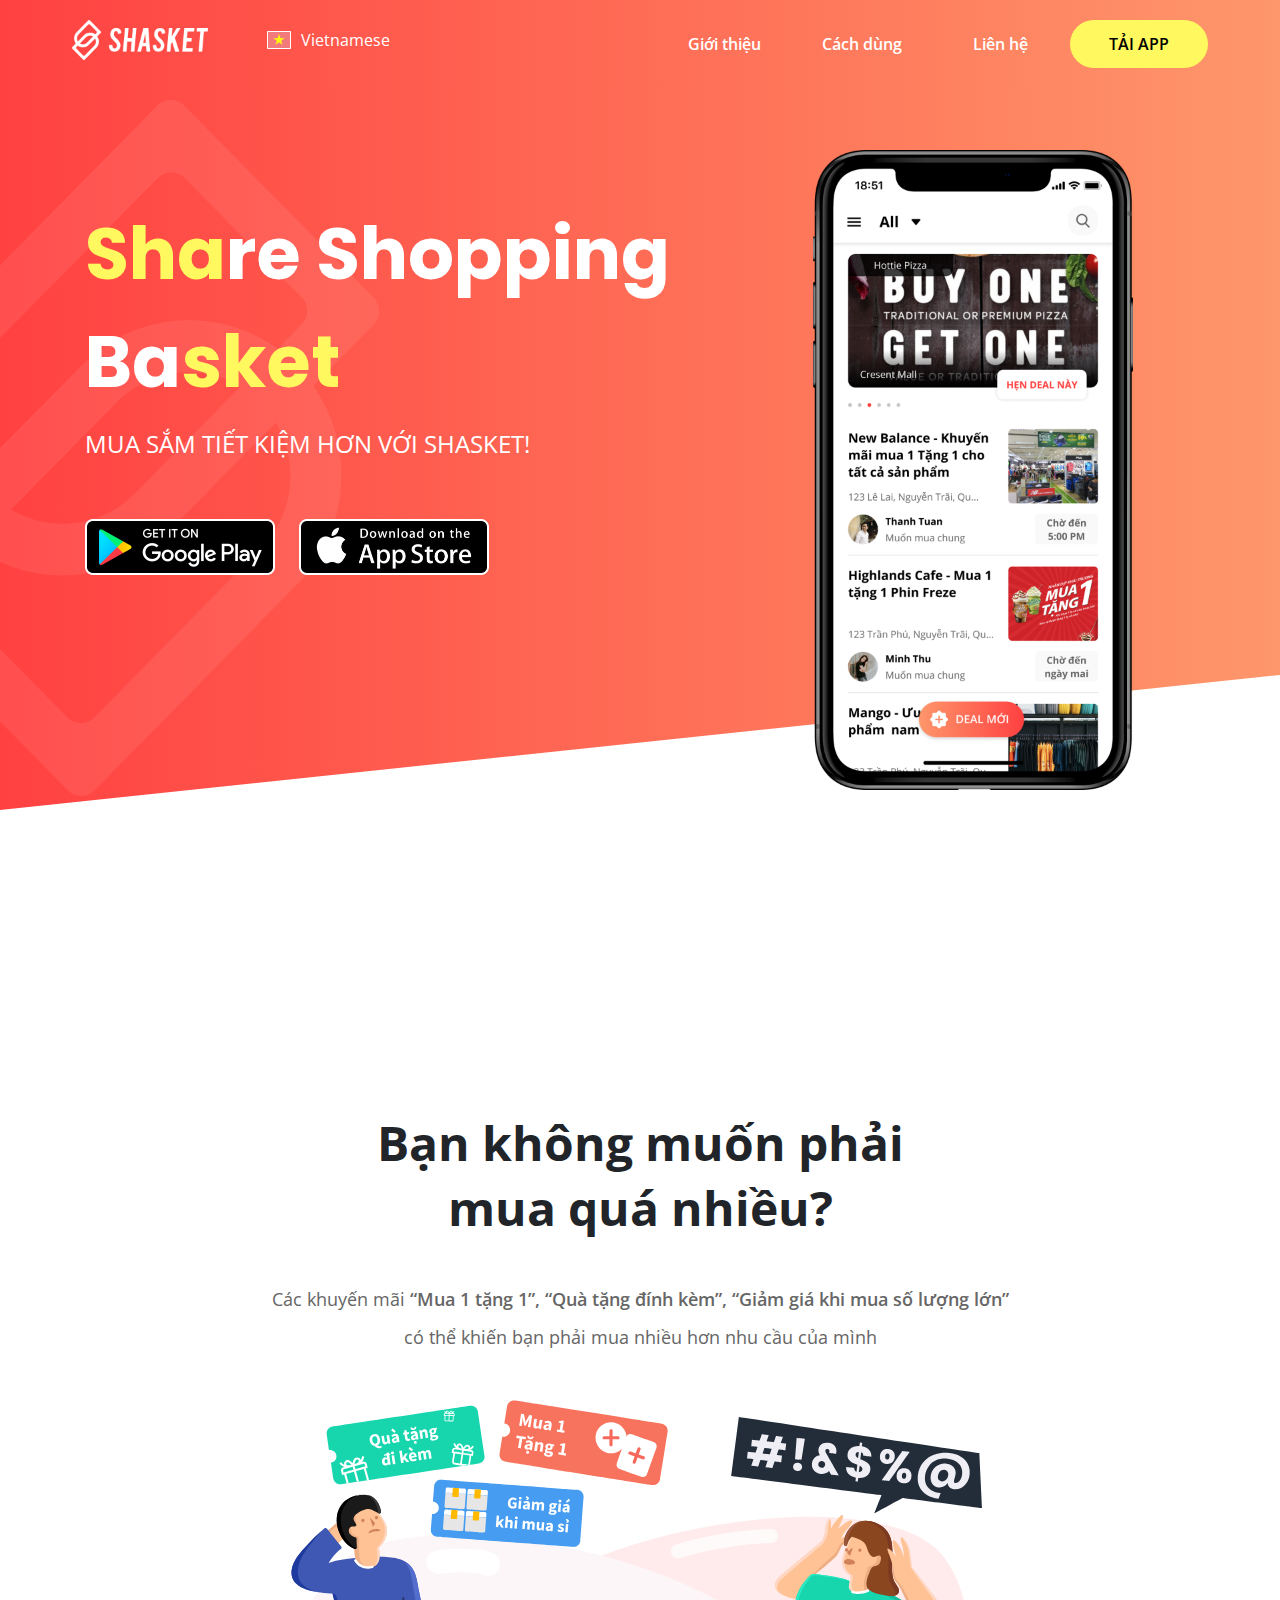
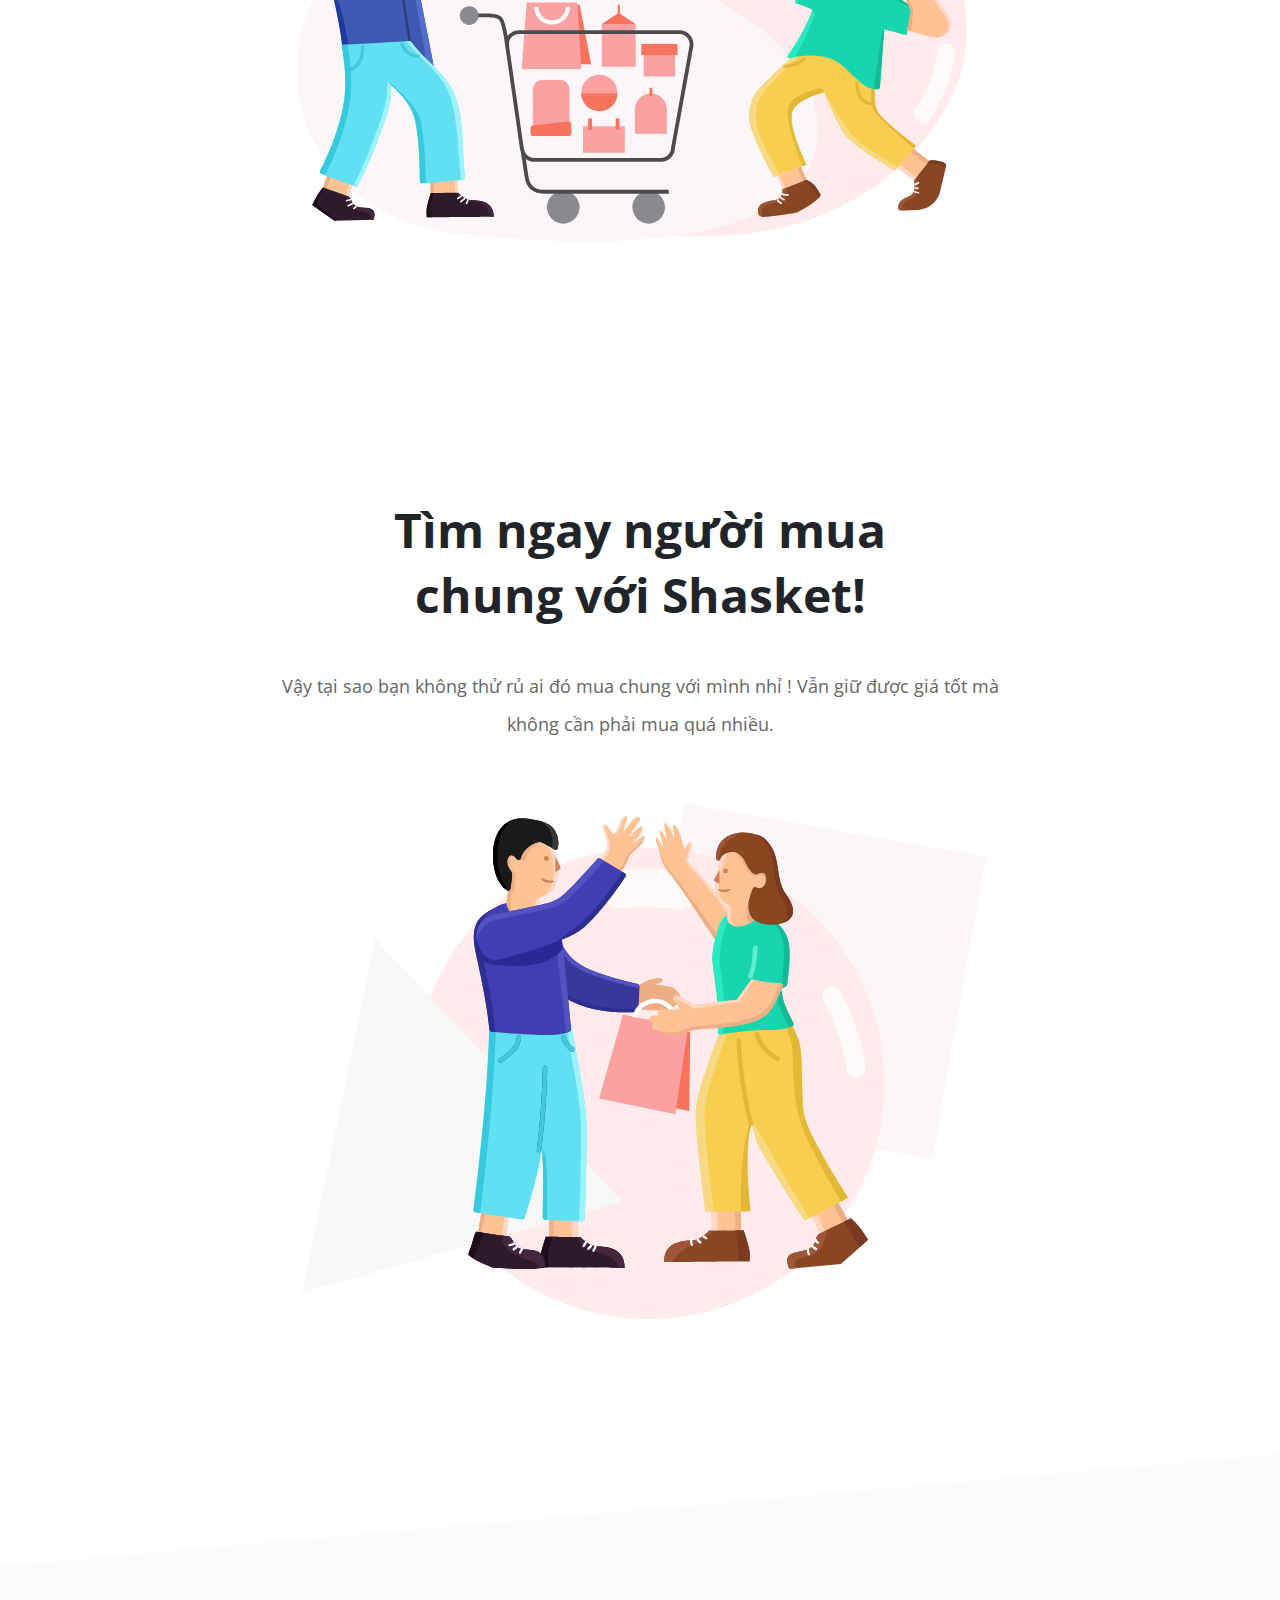
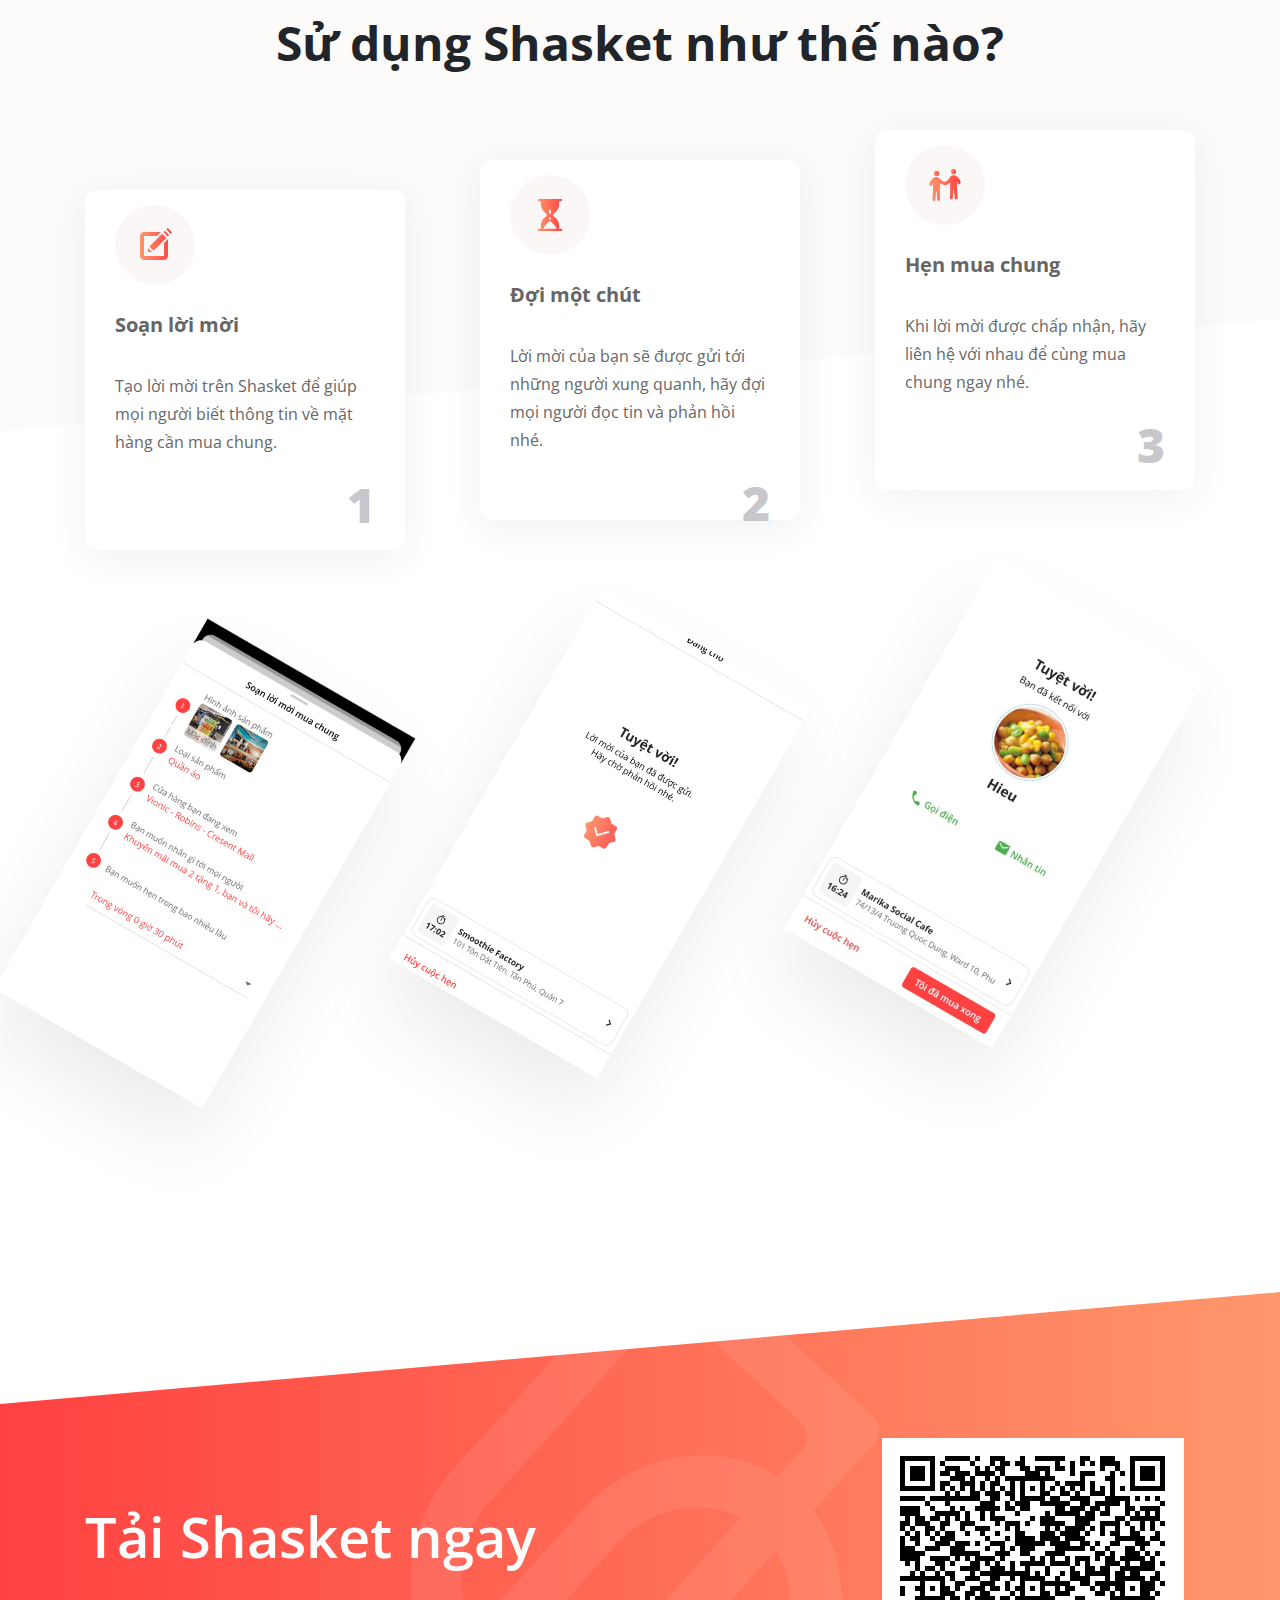
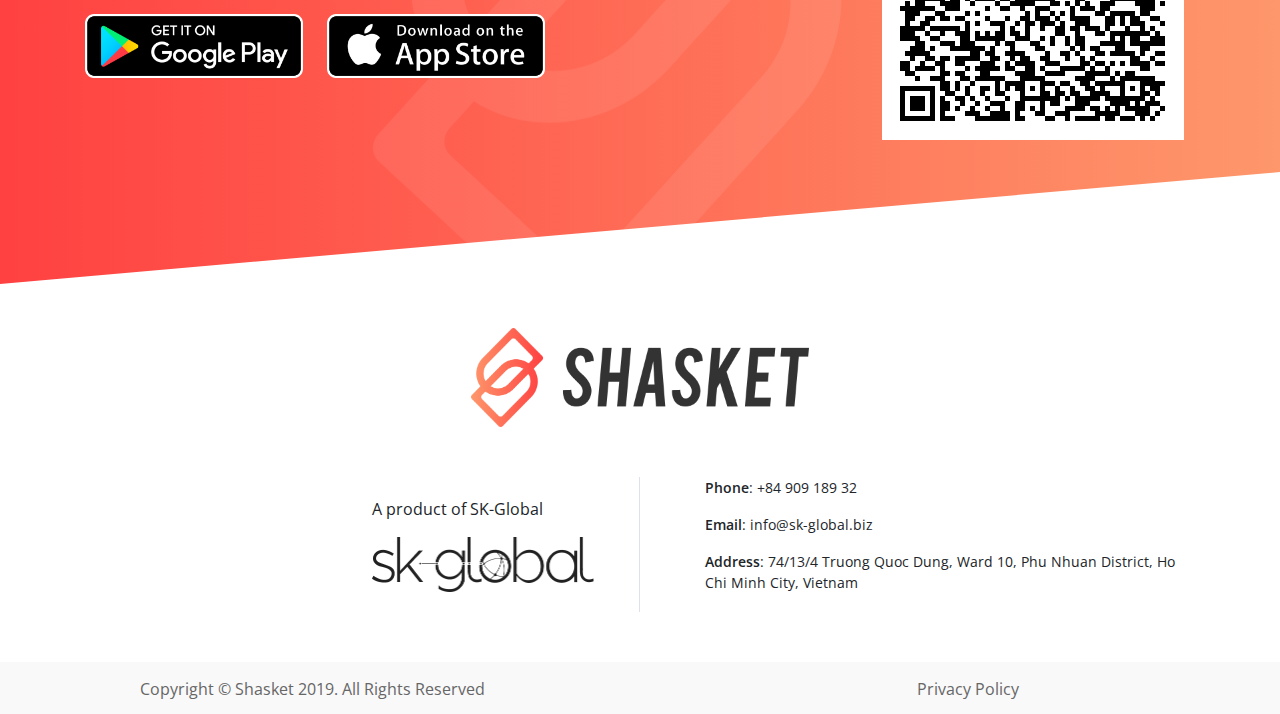
<file: index.html>
<!DOCTYPE html>
<html lang="en">
<head>
    <meta charset="UTF-8">
    <meta name="viewport" content="width=device-width, initial-scale=1.0">
    <meta http-equiv="Refresh" content="0; url=/vn" />
    <meta http-equiv="X-UA-Compatible" content="ie=edge">
    <title>Shasket</title>
</head>
<body>
    
</body>
</html>
</file>
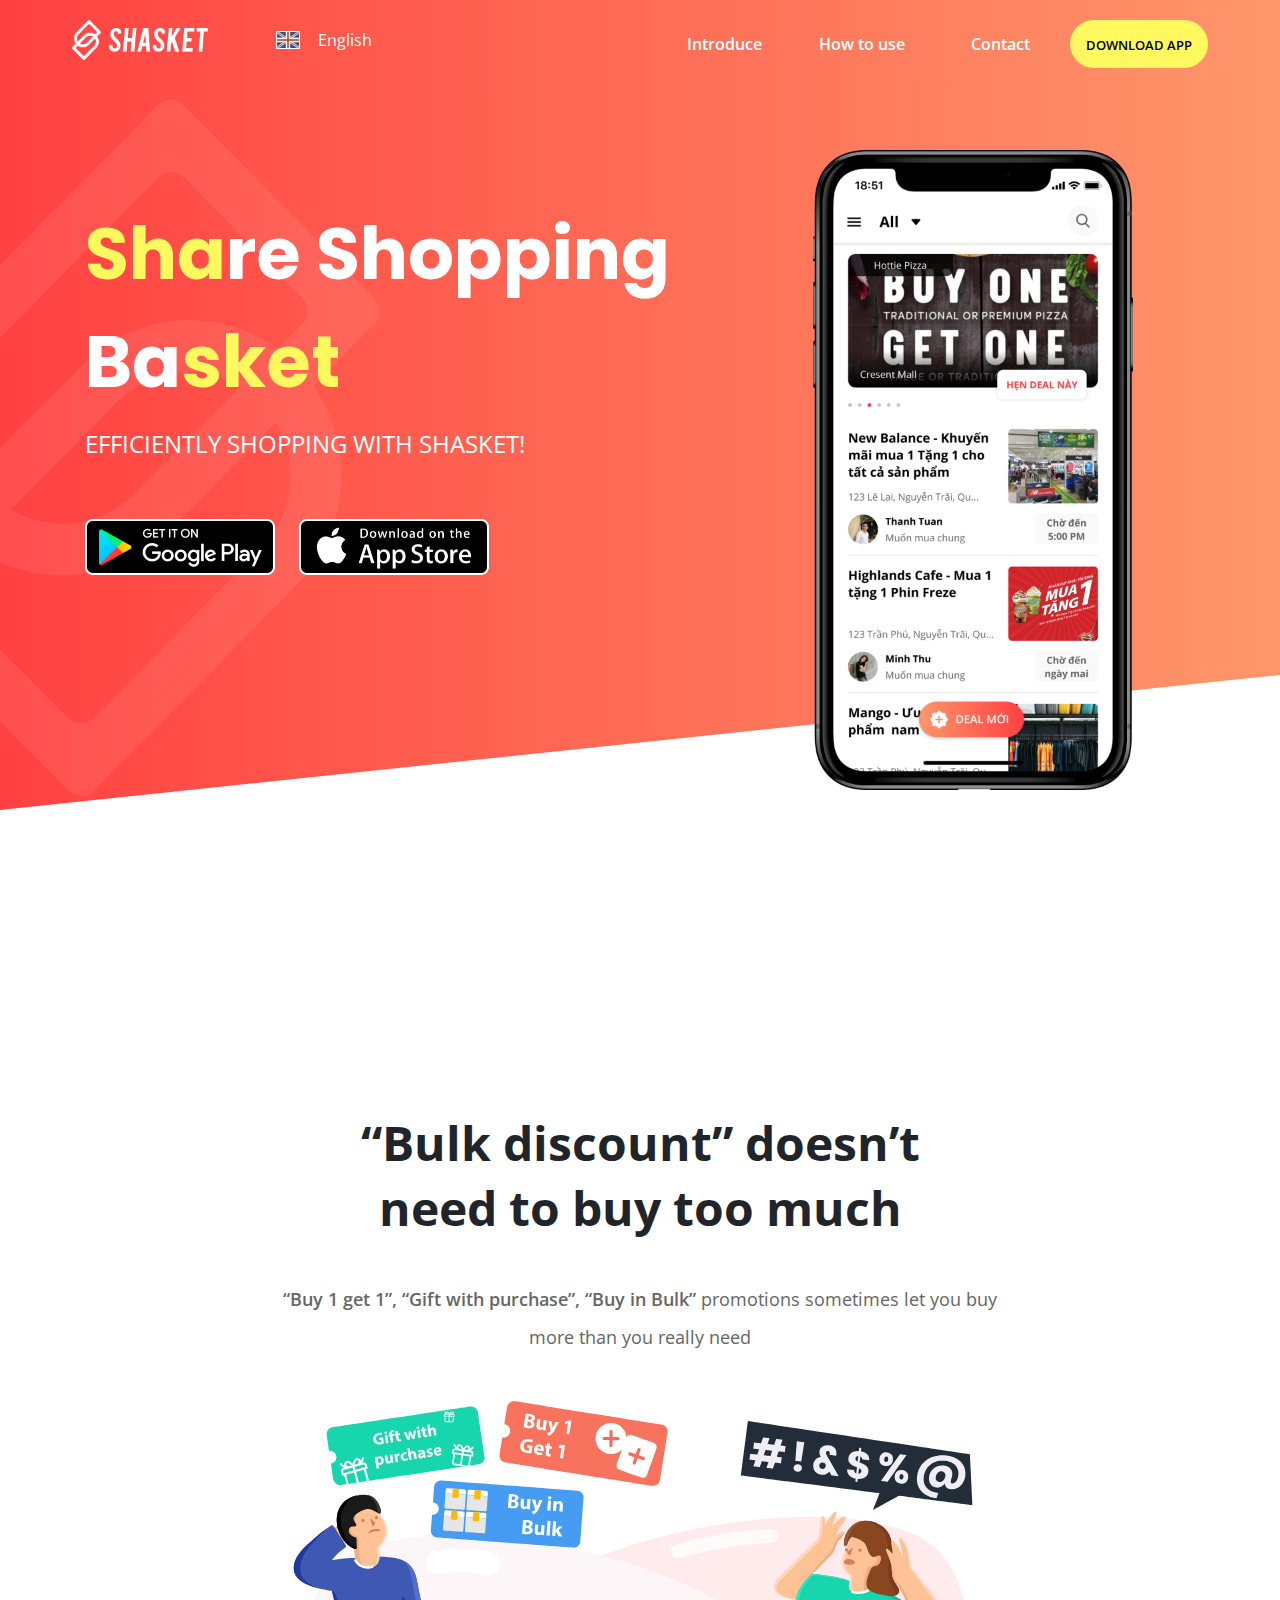
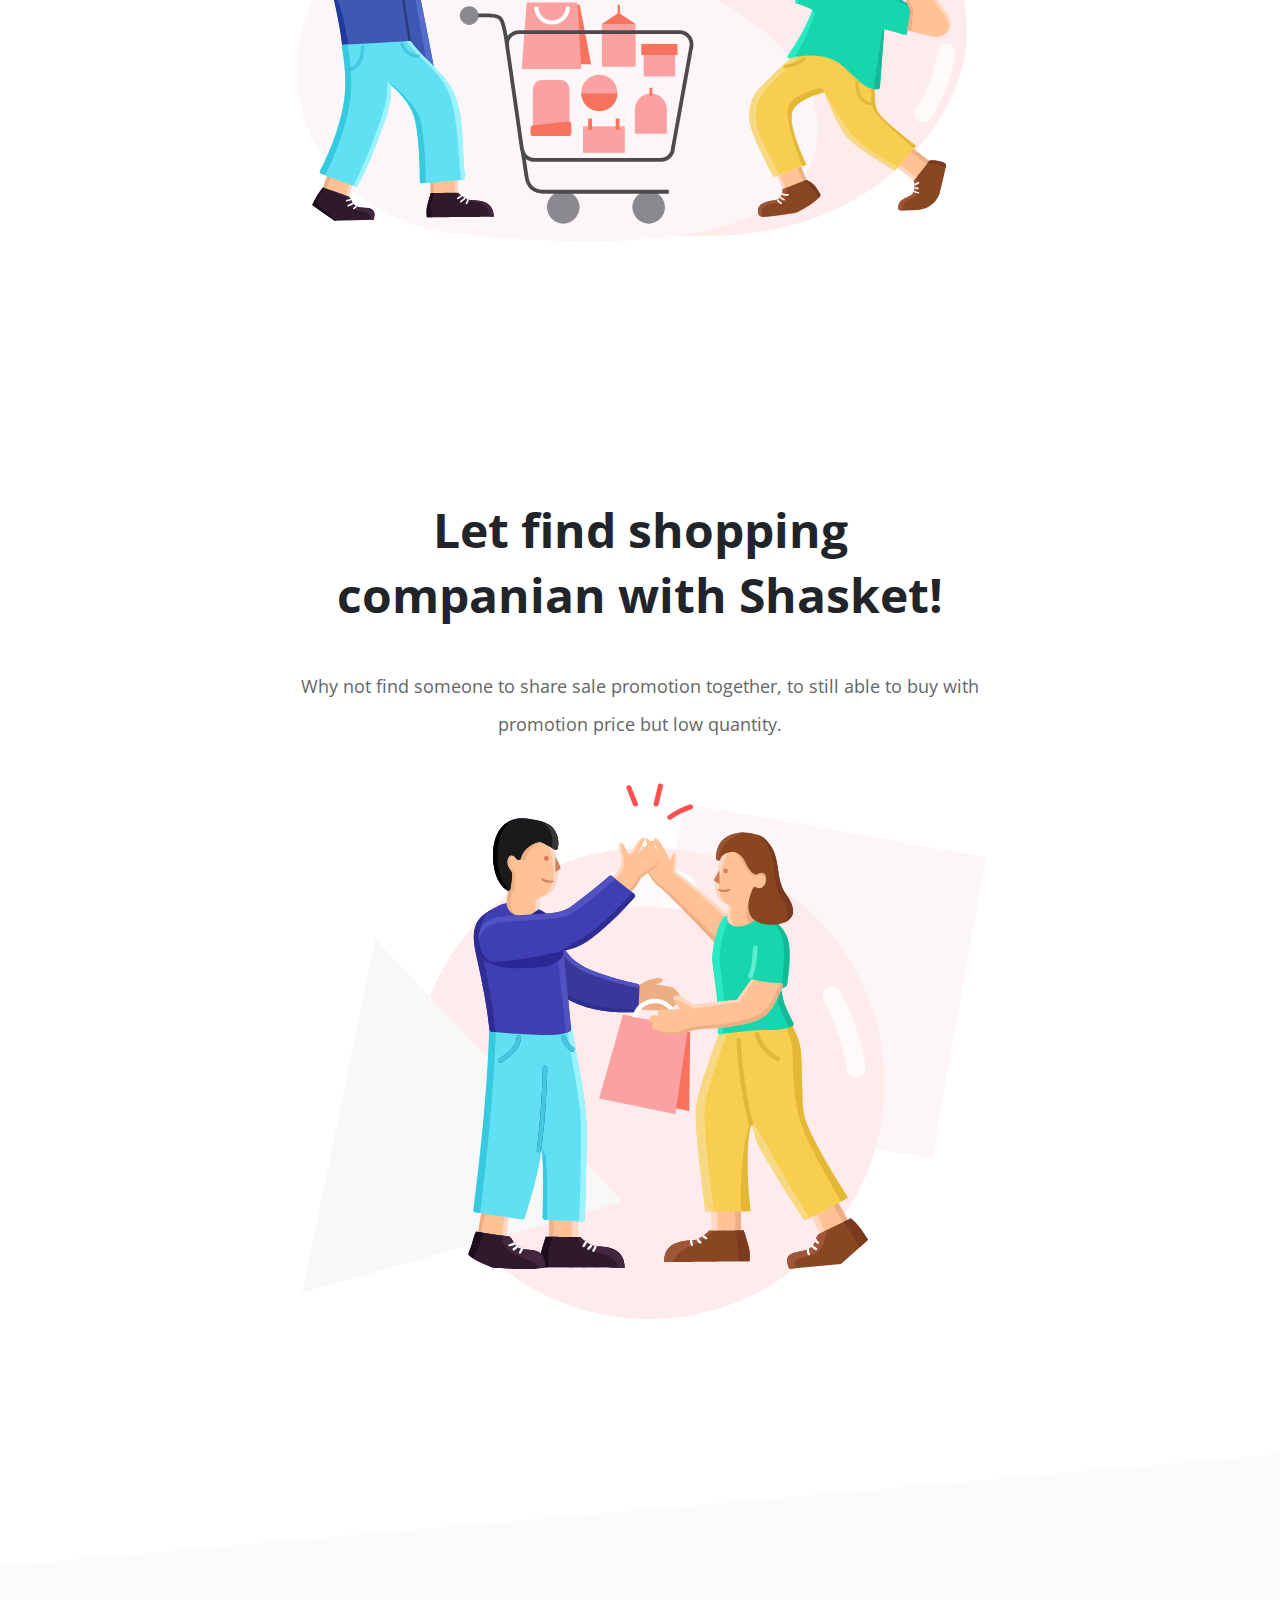
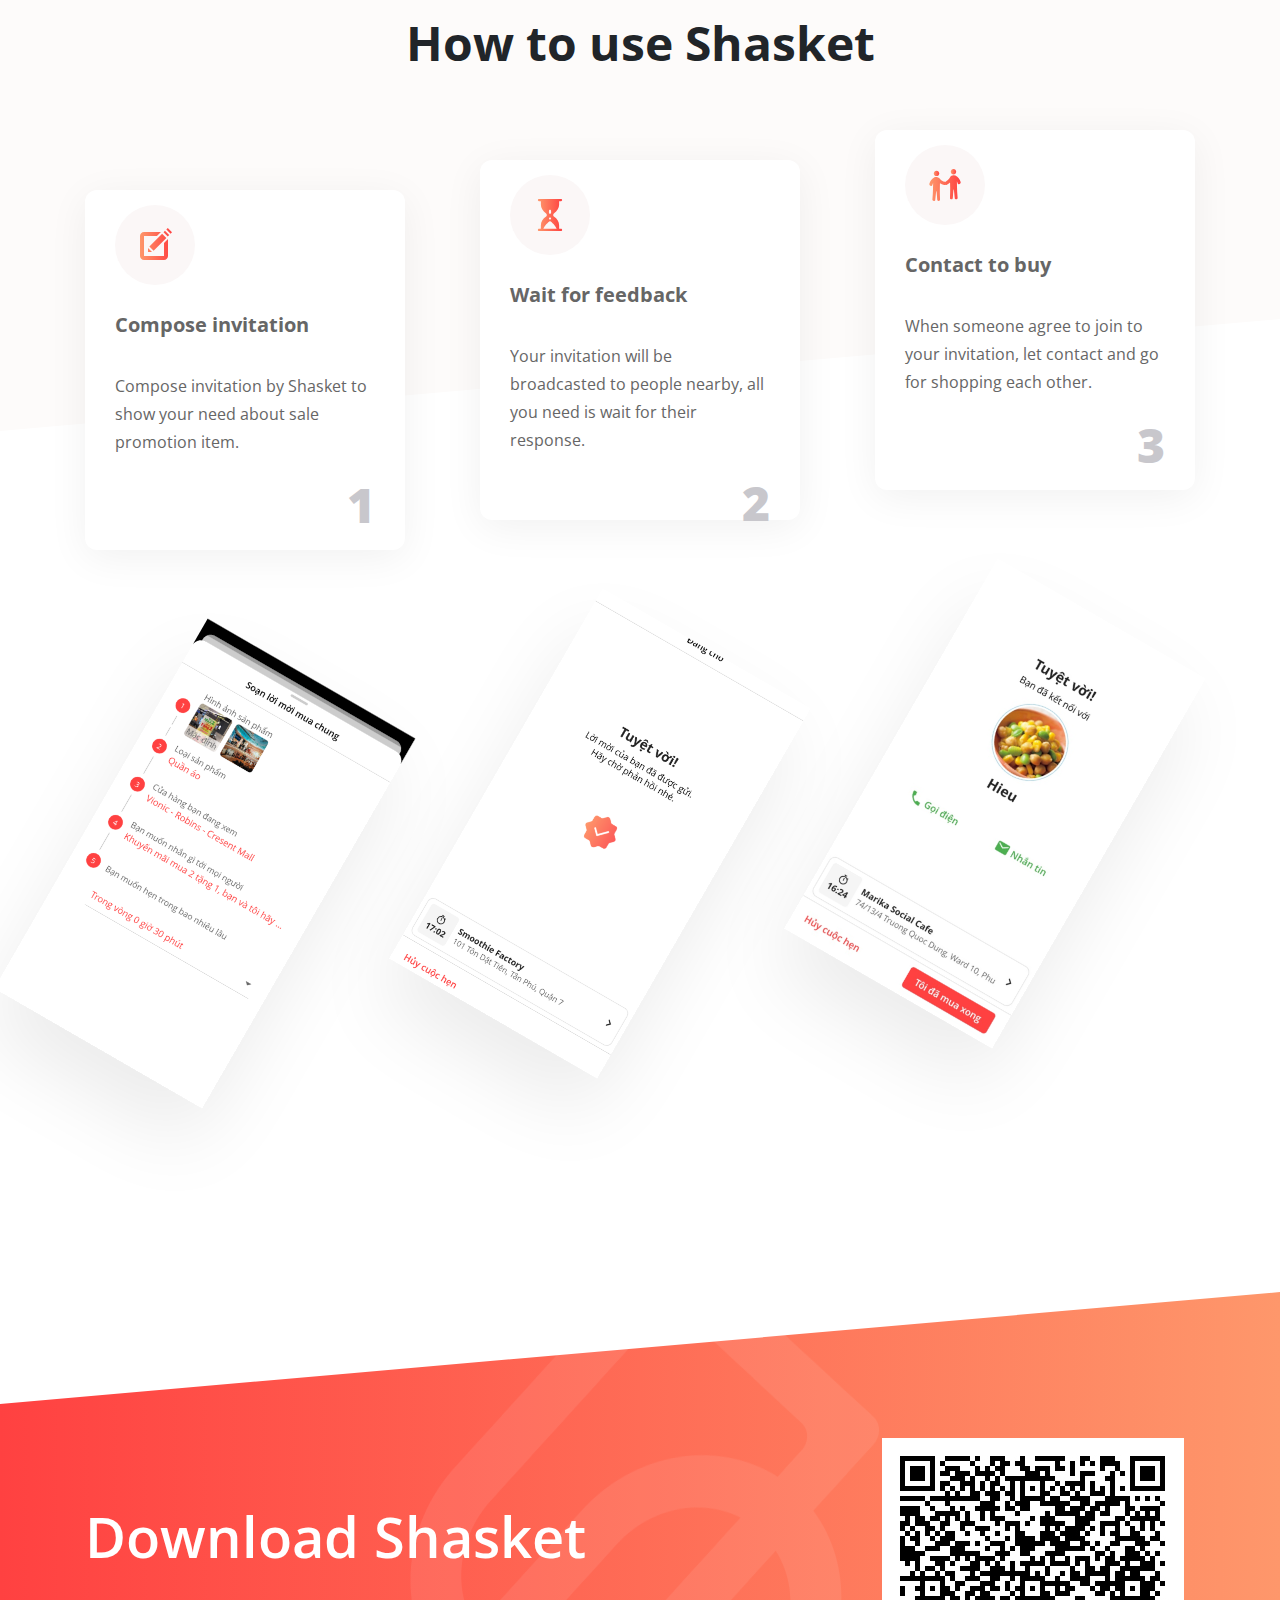
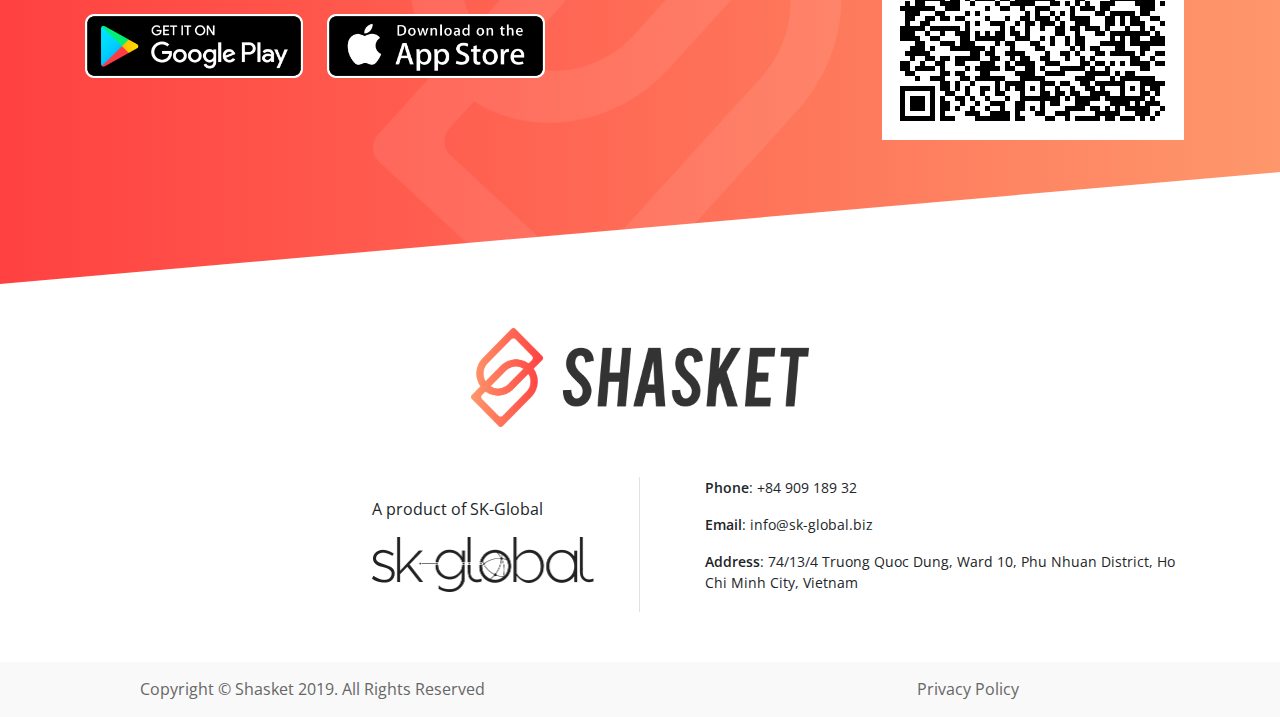
<file: en/index.html>
<!DOCTYPE html>
<html lang="en">
<head>
  <meta charset="UTF-8">
  <meta name="viewport" content="width=device-width, initial-scale=1.0">
  <meta http-equiv="X-UA-Compatible" content="ie=edge">
  <link rel="shortcut icon" type="image/ico" href="../icon/shortcut.ico" sizes="16x16"/>  
  <link rel="icon" type="image/ico" href="../icon/favico.ico" sizes="16x16"/>  
  <link rel="stylesheet" href="https://use.fontawesome.com/releases/v5.7.2/css/all.css" integrity="sha384-fnmOCqbTlWIlj8LyTjo7mOUStjsKC4pOpQbqyi7RrhN7udi9RwhKkMHpvLbHG9Sr" crossorigin="anonymous">  
  <link href="https://fonts.googleapis.com/css?family=Poppins:400,500,600,700" rel="stylesheet">
  <link href="https://fonts.googleapis.com/css?family=Open+Sans:400,600,700" rel="stylesheet">
  <link rel="stylesheet" type="text/css" href="../styles/bootstrap.min.css">
  <link rel="stylesheet" type="text/css" href="../styles/main.css">

  <title>Shasket</title>
</head>
<body>
  <div class="header-top">
    <div class="header-top-web">
      <div class="row">
        <div class="col-sm-6">
          <div class="header-top-wrapper">
            <a href="#">
              <img class="header-main-logo" src="../images/logo.png" alt="Main Logo" />
            </a>
            <div class="dropdown">
              <div class="header-top-switch">
                <img src="../images/flag_en.png" alt="">
                <span>English</span>
                <i class="fa fa-angle-down"></i>
              </div>
              <div class="dropdown-content">
                <a href="/vn/">Vietnamese</a>
              </div>
            </div>
          </div>
        </div>
        <div class="col-sm-6">
          <div class="navigation-bar">
            <p class="nav-scroll"><a href="#content-intro">Introduce</a></p>
            <p class="nav-scroll"><a href="#content-how-to-use">How to use</a></p>
            <p class="nav-scroll"><a href="#content-contact">Contact</a></p>
            <p class="nav-scroll"><a href="#content-download-info" style="color: #000;font-size: 13px">DOWNLOAD APP</a></p>
          </div>
        </div>
      </div>

    </div>

    <div class="header-top-mobile">
      <div class="header-res-menu">
        <div class="dropdown-res">
          <i id="header-menu" class="fas fa-bars"></i>
          <div class="dropdown-content-res">
            <a href="#content-intro">Introduce</a>
            <a href="#content-how-to-use">How to use</a>
            <a href="#content-contact">Contact</a>
            <a href="#content-download-info">DOWNLOAD APP</a>
          </div>
        </div>
        
        <a href="#">
          <img class="header-main-logo" src="../images/logo.png" alt="Main Logo" />
        </a>
      </div>
      <div class="header-res-languge">
        <div class="dropdown">
          <div class="header-top-switch">
            <img src="../images/flag_en.png" alt="">
            <span>English</span>
            <i class="fa fa-angle-down"></i>
          </div>
          <div class="dropdown-content">
            <a href="/vn/">Vietnamese</a>
          </div>
        </div>
      </div>
    </div>

  </div>
  <header>
    <div class="container">
      <div class="header-middle">
        <div class="header-logo">
          <img src="../images/mainLogo.png" alt="This is logo cover" />
        </div>
      </div>
    </div>
  </header>
  <div class="header-main-content">
    <div class="container">
      <div class="row">
        <div class="col-sm-7">
          <div class="header-main-info">
            <h2 class="header-main-title">
              <span style="color: #FFF95F">Sha</span>re Shopping Ba<span style="color: #FFF95F">sket</span>
            </h2>
            <p class="header-sub-title">EFFICIENTLY SHOPPING WITH SHASKET!</p>
            <div class="link-store">
              <a href="https://play.google.com/store/apps/details?id=product.skglobal.shasket" target="_blank">
                <img class="link-store-item" src="../images/android.png" alt="">
              </a>
              <a href="https://itunes.apple.com/us/app/shasket/id1450601374?mt=8&ign-mpt=uo%3D2" target="_blank">
                <img class="link-store-item" src="../images/ios.png" alt="">
              </a>
            </div>
          </div>
        </div>
        <div class="col-sm-5">
          <div class="header-main-phone">
            <img src="../images/phone.png" alt="This is a phone cover">
          </div>
        </div>
      </div>
    </div>
  </div>
  
  <main>
    <div id="content-intro" style="height: 100px"></div>
    <div class="main-content-intro">
      <div class="container">
        <div id="content-intro" class="content-intro-top">
          <h5>“Bulk discount” doesn’t need to buy too much</h5>
          <p><span style="font-weight: 600">“Buy 1 get 1”, “Gift with purchase”, “Buy in Bulk”</span> promotions
            sometimes let you buy more than you really need</p>
          <div class="content-intro-img" id="content-intro-01"></div>
        </div>

        <div class="content-intro-top">
          <h5>Let find shopping companian with Shasket!</h5>
          <p>Why not find someone to share sale promotion together,
            to still able to buy with promotion price but low quantity.</p>
          <div class="content-intro-img" id="content-intro-02"></div>
        </div>
      </div>
    </div>
    <div id="content-how-to-use" class="main-content-how-to-use">
      <div class="htu-cover">
        <h2 class="htu-title">How to use Shasket</h2>
      </div>

      <div class="content-how-to-use">
        <div class="container">

          <div class="htu-steps-reviews-wrapper">

            <div class="htu-steps-reviews">
              <div class="htu-step-item">
                <div class="step-icon">
                  <img src="../images/edit-icon.svg" alt="">
                </div>
                <h5 class="step-title">Compose invitation</h5>
                <p class="step-content">Compose invitation by Shasket to show your need about sale promotion item.</p>
                <p class="step-num">1</p>
              </div>

              <div class="htu-review-item">
                <img src="../images/review01.png" alt="">
              </div>
            </div>

            <div class="htu-steps-reviews">
              <div class="htu-step-item">
                <div class="step-icon">
                  <img src="../images/waiting-icon.svg" alt="">
                </div>
                <h5 class="step-title">Wait for feedback</h5>
                <p class="step-content">Your invitation will be broadcasted to people nearby, all you need is wait for their response.</p>
                <p class="step-num">2</p>
              </div>
              <div class="htu-review-item">
                <img src="../images/review02.png" alt="">
              </div>
            </div>

            <div class="htu-steps-reviews">
              <div class="htu-step-item">
                <div class="step-icon">
                  <img src="../images/shaking-icon.svg" alt="">
                </div>
                <h5 class="step-title">Contact to buy</h5>
                <p class="step-content">When someone agree to join to your invitation, let contact and go for shopping each other.</p>
                <p class="step-num">3</p>
              </div>

              <div class="htu-review-item">
                <img src="../images/review03.png" alt="">
              </div>
            </div>

          </div>

        </div>
      </div>
    </div>

    <div class="main-content-download">
      <div class="container">
        <div class="content-download-logo">
          <img src="../images/mainLogo.png" alt="">
        </div>
        <div id="content-download-info" class="content-download-info">
          <div class="row">
            <div class="col-sm-7">
              <div class="download-title">Download Shasket</div>
              <div class="download-app">
                <a href="https://play.google.com/store/apps/details?id=product.skglobal.shasket" target="_blank">
                  <img src="../images/android.png" alt="">
                </a>
                <a href="https://itunes.apple.com/us/app/shasket/id1450601374?mt=8&ign-mpt=uo%3D2" target="_blank">
                  <img src="../images/ios.png" alt="">
                </a>
              </div>
            </div>
            <div class="col-sm-5">
              <div class="download-qrcode">
                <img src="../images/qrcode.jpg" alt="">
              </div>
            </div>
          </div>
        </div>
      </div>
    </div>

    <div id="content-contact" class="main-content-about">
      <div class="container">
        <div class="content-about-logo">
          <img src="../images/footer-logo.png" alt="">
        </div>
        <div class="content-about-info">
          <div class="row">
            <div class="col-sm-6 border-right">
              <div class="skg-brand">
                <p>A product of SK-Global</p>
                <a href="https://www.sk-global.biz" target="_blank"><img class="cursor-poiter" src="../images/skg-logo.png" alt="sk-global"></a>
              </div>
            </div>
            <div class="col-sm-6">
              <div class="skg-info">
                <p>
                  <span>Phone</span>: +84 909 189 32
                </p>
                <p>
                  <span>Email</span>: info@sk-global.biz
                </p>
                <p>
                  <span>Address</span>: 74/13/4 Truong Quoc Dung, Ward 10, Phu Nhuan District, Ho Chi Minh City, Vietnam
                </p>
              </div>
            </div>
          </div>
        </div>
      </div>
    </div>

  </main>

  <footer>
    <div class="row">
      <div class="col-sm-6">
          <a class="text-center" href="/pages/policy.html"><p>Privacy Policy</p></a>
      </div>
      <div class="col-sm-6">
        <p class="text-center">Copyright © Shasket 2019. All Rights Reserved</p>
      </div>
    </div>
  </footer>


  <script src="../js/jquery.js"></script>
  <script src="../js/bootstrap.min.js"></script>
  <script src="../js/lottie.min.js"></script>
  <script src="../js/main_en.js"></script>
</body>
</html>
</file>
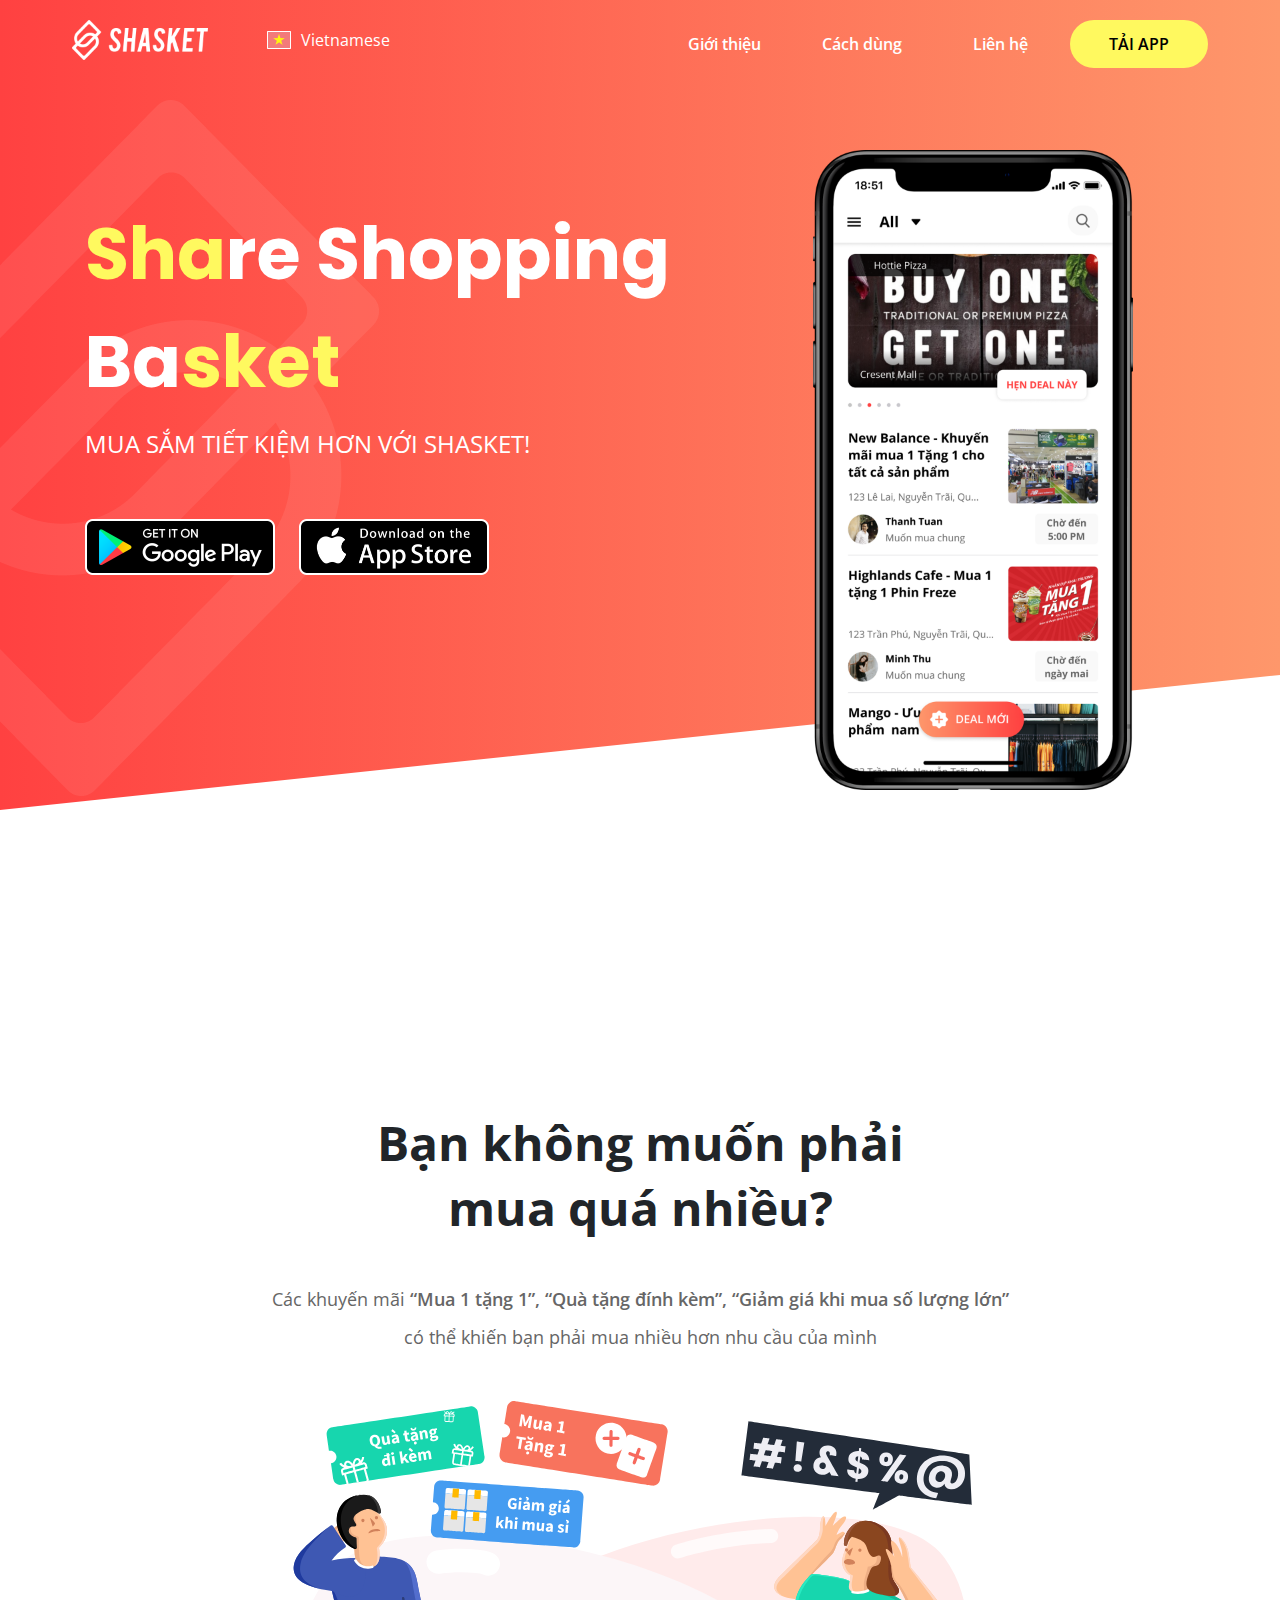
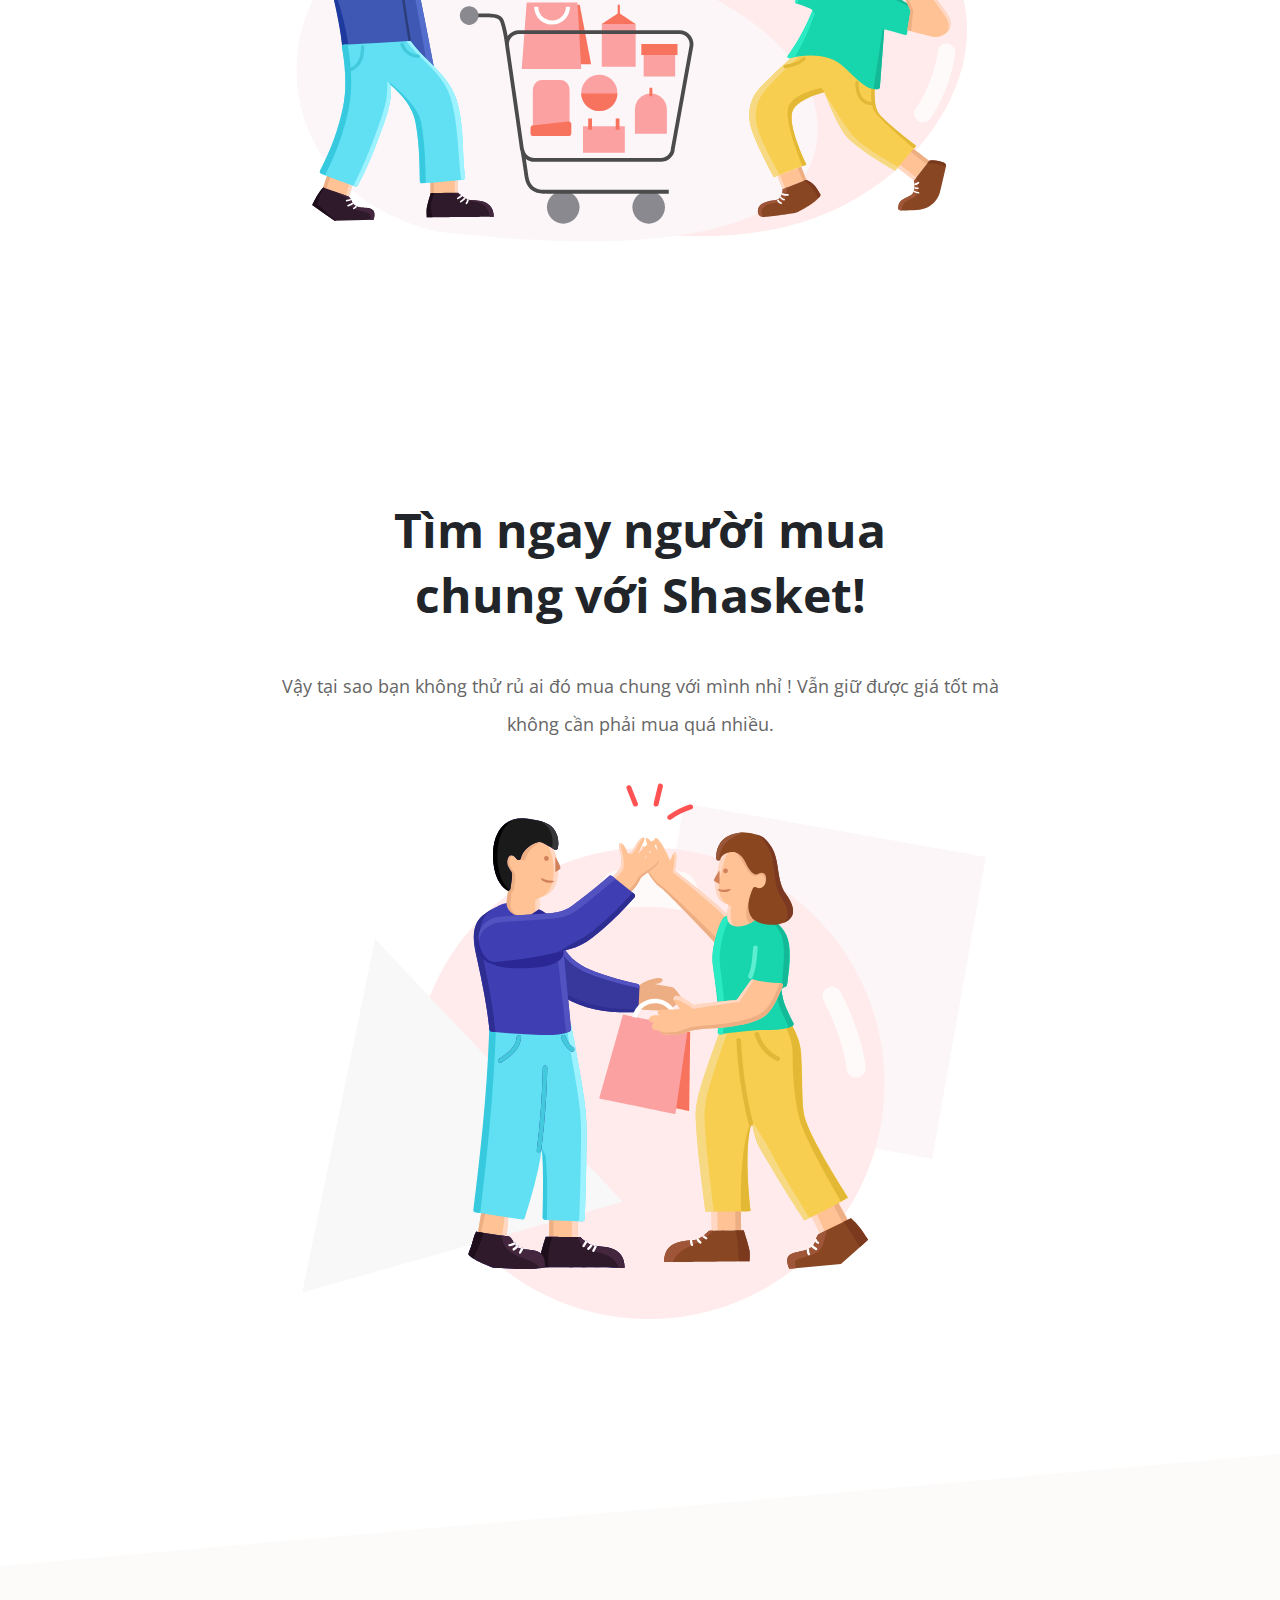
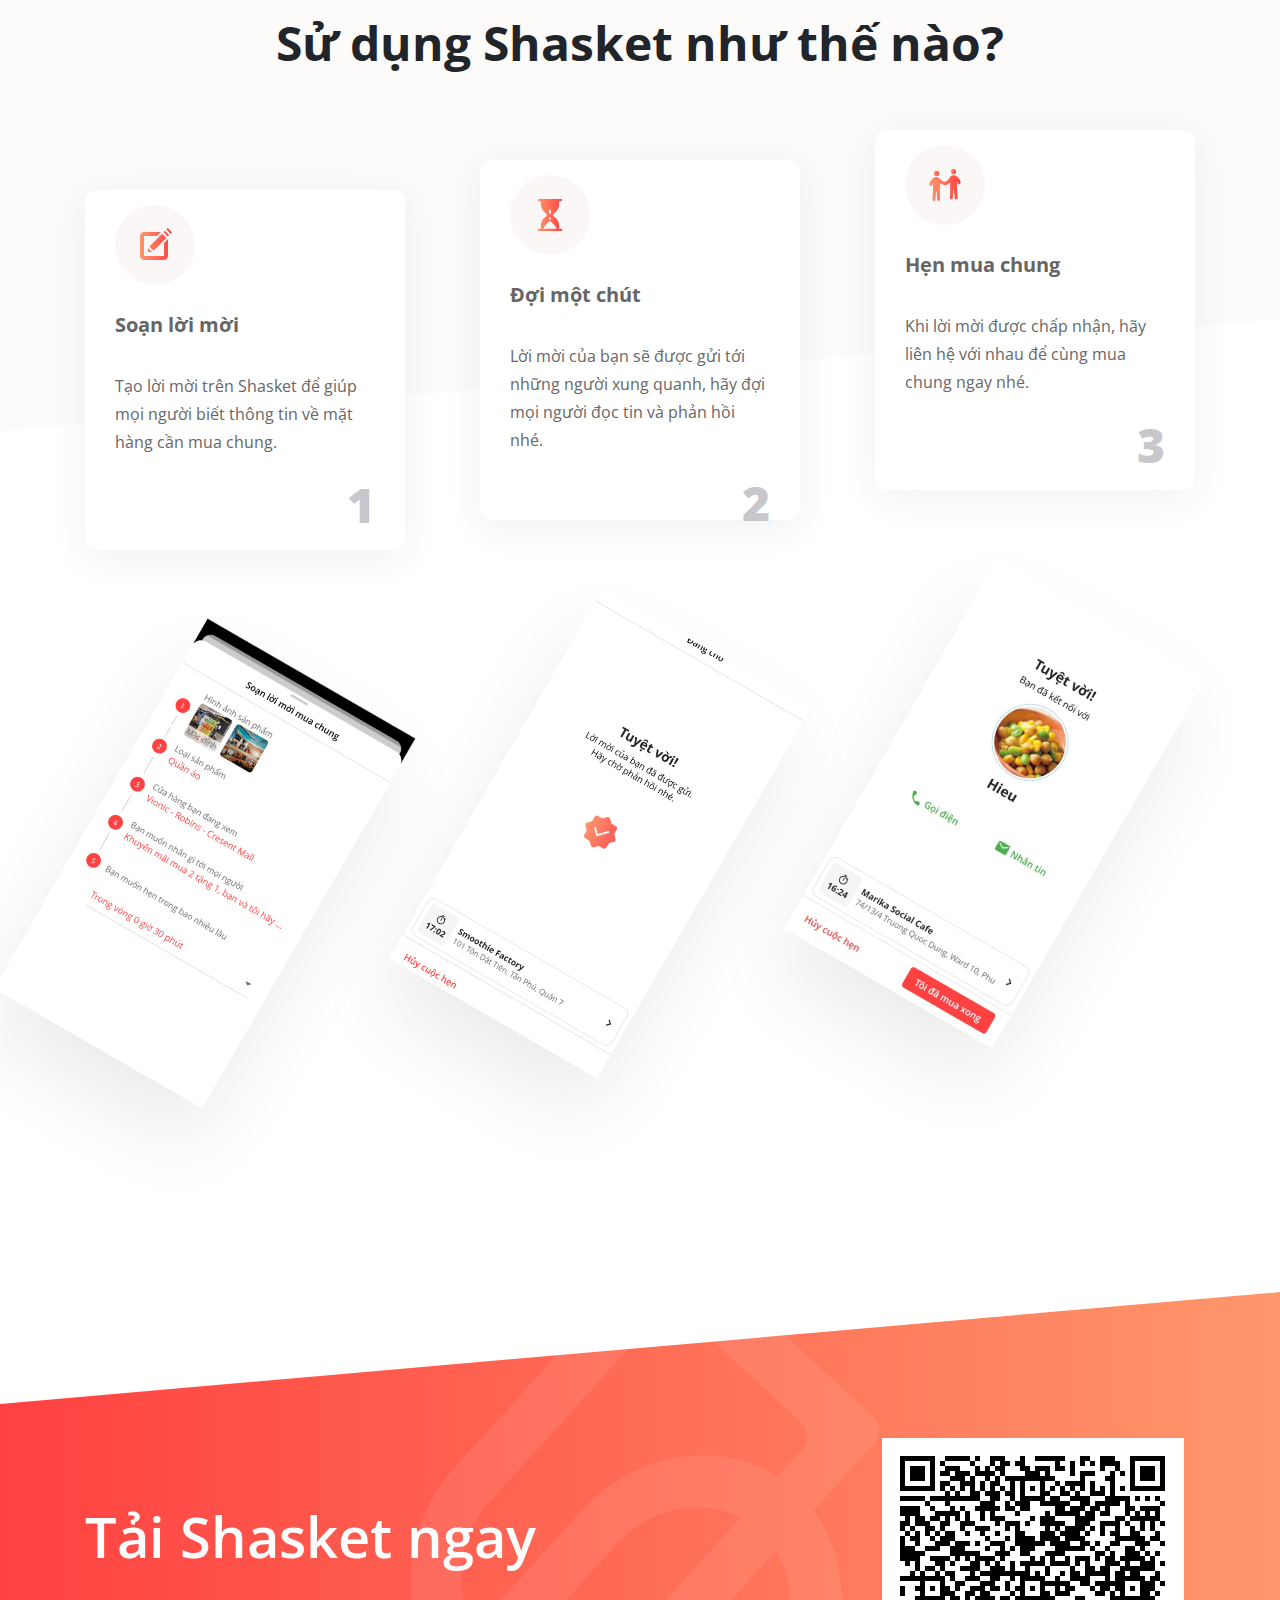
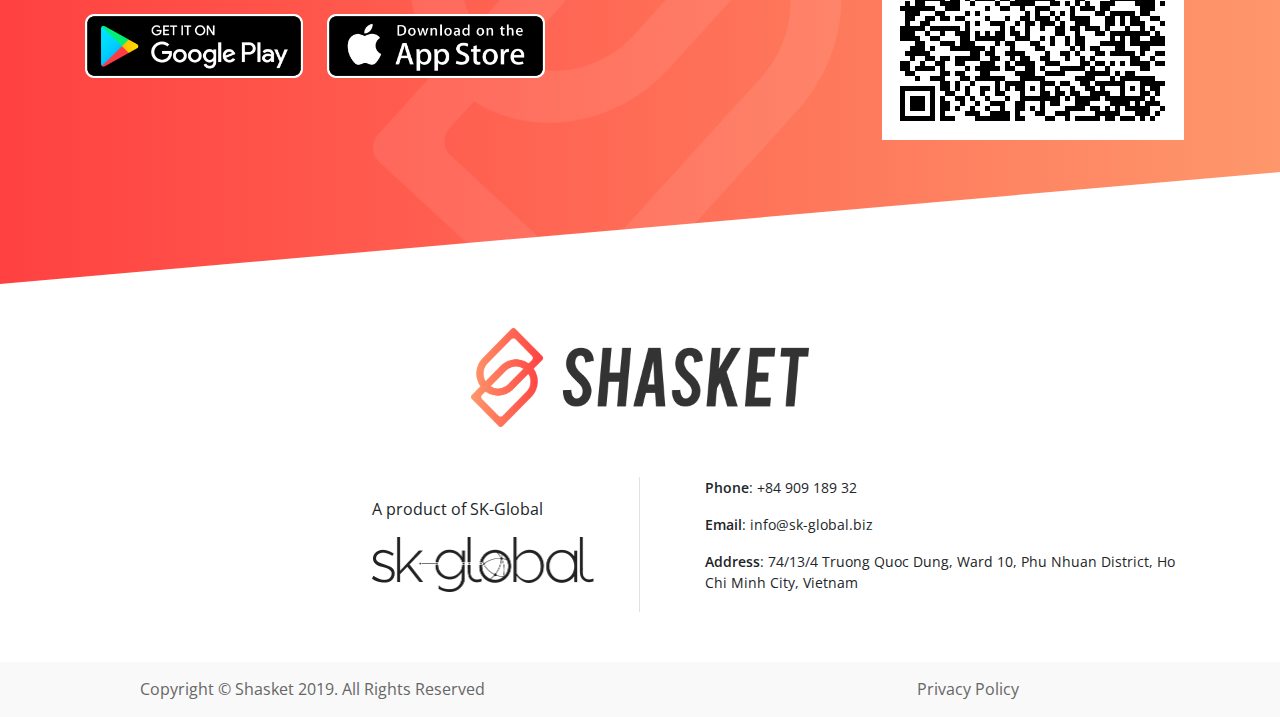
<file: vn/index.html>
<!DOCTYPE html>
<html lang="en">
<head>
  <meta charset="UTF-8">
  <meta name="viewport" content="width=device-width, initial-scale=1.0">
  <meta http-equiv="X-UA-Compatible" content="ie=edge">
  <link rel="shortcut icon" type="image/ico" href="../icon/shortcut.ico" sizes="16x16"/>  
  <link rel="icon" type="image/ico" href="../icon/favico.ico" sizes="16x16"/>  
  <link rel="stylesheet" href="https://use.fontawesome.com/releases/v5.7.2/css/all.css" integrity="sha384-fnmOCqbTlWIlj8LyTjo7mOUStjsKC4pOpQbqyi7RrhN7udi9RwhKkMHpvLbHG9Sr" crossorigin="anonymous">
  <link href="https://fonts.googleapis.com/css?family=Poppins:400,500,600,700" rel="stylesheet">
  <link href="https://fonts.googleapis.com/css?family=Open+Sans:400,600,700" rel="stylesheet">
  <link rel="stylesheet" type="text/css" href="../styles/bootstrap.min.css">
  <link rel="stylesheet" type="text/css" href="../styles/main.css">

  <title>Shasket</title>
</head>
<body>
  <div class="header-top">
    <div class="header-top-web">
      <div class="row">
        <div class="col-sm-6">
          <div class="header-top-wrapper">
            <a href="#">
              <img class="header-main-logo" src="../images/logo.png" alt="Main Logo" />
            </a>
            <div class="dropdown">
              <div class="header-top-switch">
                <img src="../images/flag_vn.png" alt="">
                <span>Vietnamese</span>
                <i class="fa fa-angle-down"></i>
              </div>
              <div class="dropdown-content">
                <a href="/en/">English</a>
              </div>
            </div>
          </div>
        </div>
        <div class="col-sm-6">
          <div class="navigation-bar">
            <p class="nav-scroll"><a href="#content-intro">Giới thiệu</a></p>
            <p class="nav-scroll"><a href="#content-how-to-use">Cách dùng</a></p>
            <p class="nav-scroll"><a href="#content-contact">Liên hệ</a></p>
            <p class="nav-scroll"><a href="#content-download-info" style="color: #000">TẢI APP</a></p>
          </div>
        </div>
      </div>
    </div>
    <div class="header-top-mobile">
      <div class="header-res-menu">
          <div class="dropdown-res">
            <i id="header-menu" class="fas fa-bars"></i>
            <div class="dropdown-content-res">
              <a href="#content-intro">Giới thiệu</a>
              <a href="#content-how-to-use">Cách dùng</a>
              <a href="#content-contact">Liên hệ</a>
              <a href="#content-download-info">TẢI APP</a>
            </div>
          </div>
          
          <a href="#">
            <img class="header-main-logo" src="../images/logo.png" alt="Main Logo" />
          </a>
      </div>
      <div class="header-res-languge">
        <div class="dropdown">
          <div class="header-top-switch">
            <img src="../images/flag_vn.png" alt="">
            <span>Vietnamese</span>
            <i class="fa fa-angle-down"></i>
          </div>
          <div class="dropdown-content">
            <a href="/en/">English</a>
          </div>
        </div>
      </div>
    </div>

    
  </div>
  <header>
    <div class="container">
      <div class="header-middle">
        <div class="header-logo">
          <img src="../images/mainLogo.png" alt="This is logo cover" />
        </div>
      </div>
    </div>
  </header>
  <div class="header-main-content">
    <div class="container">
      <div class="row">
        <div class="col-sm-7">
          <div class="header-main-info">
            <h2 class="header-main-title">
              <span style="color: #FFF95F">Sha</span>re Shopping Ba<span style="color: #FFF95F">sket</span>
            </h2>
            <p class="header-sub-title">MUA SẮM TIẾT KIỆM HƠN VỚI SHASKET!</p>
            <div class="link-store">
              <a href="https://play.google.com/store/apps/details?id=product.skglobal.shasket" target="_blank">
                <img class="link-store-item" src="../images/android.png" alt="">
              </a>
              <a href="https://itunes.apple.com/us/app/shasket/id1450601374?mt=8&ign-mpt=uo%3D2" target="_blank">
                <img class="link-store-item" src="../images/ios.png" alt="">
              </a>
            </div>
          </div>
        </div>
        <div class="col-sm-5">
          <div class="header-main-phone">
            <img src="../images/phone.png" alt="This is a phone cover">
          </div>
        </div>
      </div>
    </div>
  </div>
  <main>
    <div id="content-intro" style="height: 100px"></div>
    <div  class="main-content-intro">
      <div class="container">
        <div class="content-intro-top">
          <h5>Bạn không muốn phải mua quá nhiều?</h5>
          <p>Các khuyến mãi <span style="font-weight: 600">“Mua 1 tặng 1”, “Quà tặng đính kèm”, “Giảm giá khi mua số lượng lớn”</span> có thể khiến bạn phải mua nhiều hơn nhu cầu của mình</p>
          <div class="content-intro-img" id="content-intro-01"></div>
        </div>

        <div class="content-intro-top">
          <h5>Tìm ngay người mua chung với Shasket!</h5>
          <p>Vậy tại sao bạn không thử rủ ai đó mua chung với mình nhỉ !
            Vẫn giữ được giá tốt mà không cần phải mua quá nhiều.</p>
          <div class="content-intro-img" id="content-intro-02"></div>
        </div>
      </div>
    </div>

    <div id="content-how-to-use" class="main-content-how-to-use">
      <div class="htu-cover">
        <h2 class="htu-title">Sử dụng Shasket như thế nào?</h2>
      </div>

      <div class="content-how-to-use">
        <div class="container">
          <div class="htu-steps-reviews-wrapper">

            <div class="htu-steps-reviews">
              <div class="htu-step-item">
                <div class="step-icon">
                  <img src="../images/edit-icon.svg" alt="">
                </div>
                <h5 class="step-title">Soạn lời mời</h5>
                <p class="step-content">Tạo lời mời trên Shasket để giúp mọi người biết thông tin về mặt hàng cần mua chung.</p>
                <p class="step-num">1</p>
              </div>

              <div class="htu-review-item">
                <img src="../images/review01.png" alt="">
              </div>
            </div>

            <div class="htu-steps-reviews">
              <div class="htu-step-item">
                <div class="step-icon">
                  <img src="../images/waiting-icon.svg" alt="">
                </div>
                <h5 class="step-title">Đợi một chút</h5>
                <p class="step-content">Lời mời của bạn sẽ được gửi tới những người xung quanh, hãy đợi  mọi người đọc tin và phản hồi nhé.</p>
                <p class="step-num">2</p>
              </div>
              <div class="htu-review-item">
                <img src="../images/review02.png" alt="">
              </div>
            </div>

            <div class="htu-steps-reviews">
              <div class="htu-step-item">
                <div class="step-icon">
                  <img src="../images/shaking-icon.svg" alt="">
                </div>
                <h5 class="step-title">Hẹn mua chung</h5>
                <p class="step-content">Khi lời mời được chấp nhận, hãy liên hệ với nhau để cùng mua chung ngay nhé.</p>
                <p class="step-num">3</p>
              </div>

              <div class="htu-review-item">
                <img src="../images/review03.png" alt="">
              </div>
            </div>

          </div>
        </div>
      </div>

    </div>

    <div class="main-content-download">
      <div class="container">
        <div class="content-download-logo">
          <img src="../images/mainLogo.png" alt="">
        </div>
        <div id="content-download-info" class="content-download-info">
          <div class="row">
            <div class="col-sm-7">
              <div class="download-title">Tải Shasket ngay</div>
              <div class="download-app">
                <a href="https://play.google.com/store/apps/details?id=product.skglobal.shasket" target="_blank">
                  <img src="../images/android.png" alt="">
                </a>
                <a href="https://itunes.apple.com/us/app/shasket/id1450601374?mt=8&ign-mpt=uo%3D2" target="_blank">
                  <img src="../images/ios.png" alt="">
                </a>
              </div>
            </div>
            <div class="col-sm-5">
              <div class="download-qrcode">
                <img src="../images/qrcode.jpg" alt="">
              </div>
            </div>
          </div>
        </div>
      </div>
    </div>

    <div id="content-contact" class="main-content-about">
      <div class="container">
        <div class="content-about-logo">
          <img src="../images/footer-logo.png" alt="">
        </div>
        <div class="content-about-info">
          <div class="row">
            <div class="col-sm-6 border-right">
              <div class="skg-brand">
                <p>A product of SK-Global</p>
                <a href="https://www.sk-global.biz" target="_blank"><img src="../images/skg-logo.png" alt="sk-global"></a>
              </div>
            </div>
            <div class="col-sm-6">
              <div class="skg-info">
                <p>
                  <span>Phone</span>: +84 909 189 32
                </p>
                <p>
                  <span>Email</span>: info@sk-global.biz
                </p>
                <p>
                  <span>Address</span>: 74/13/4 Truong Quoc Dung, Ward 10, Phu Nhuan District, Ho Chi Minh City, Vietnam
                </p>
              </div>
            </div>
          </div>
        </div>
      </div>
    </div>

  </main>

  <footer>
    <div class="row">
      <div class="col-sm-6">
        <a class="text-center" href="/pages/policy.html"><p>Privacy Policy</p></a>
      </div>
      <div class="col-sm-6">
        <p class="text-center">Copyright © Shasket 2019. All Rights Reserved</p>
      </div>
    </div>
  </footer>


  <script src="../js/jquery.js"></script>
  <script src="../js/bootstrap.min.js"></script>
  <script src="../js/lottie.min.js"></script>
  <script src="../js/main_vn.js"></script>
</body>
</html>
</file>
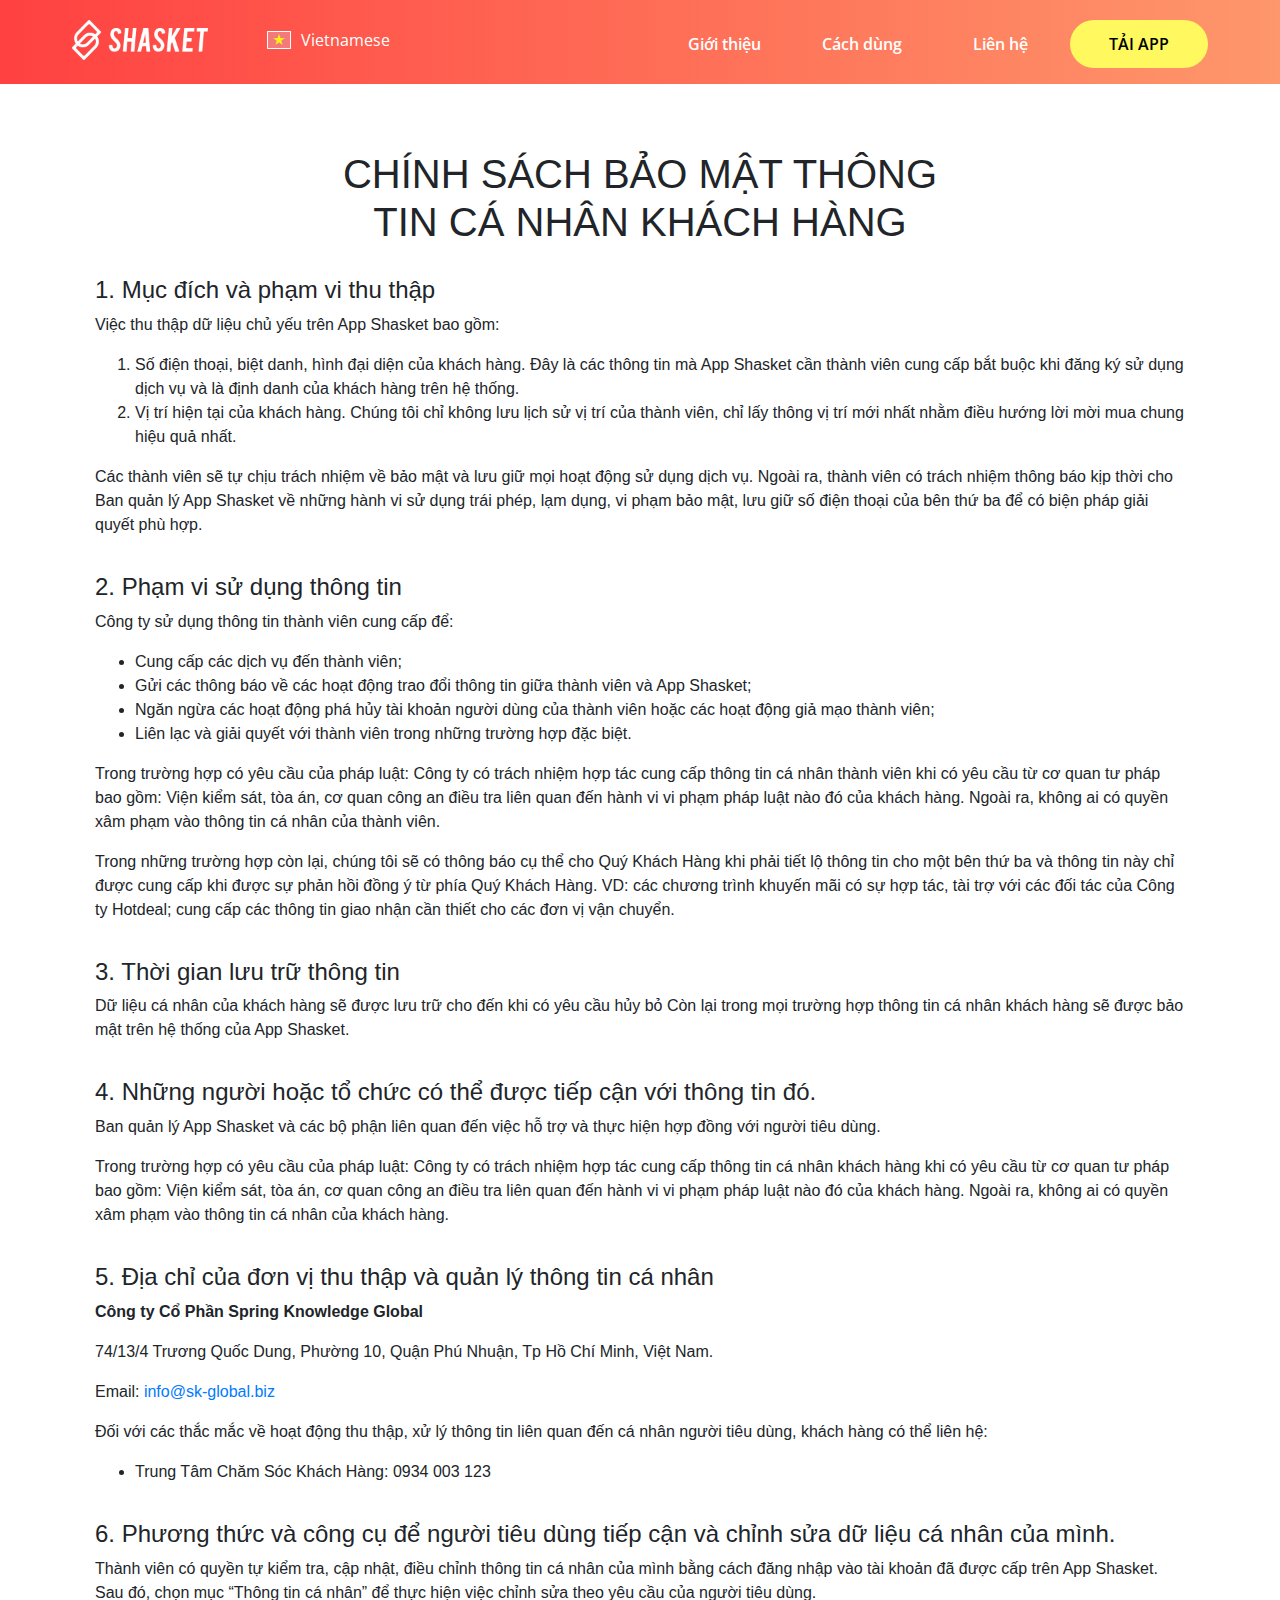
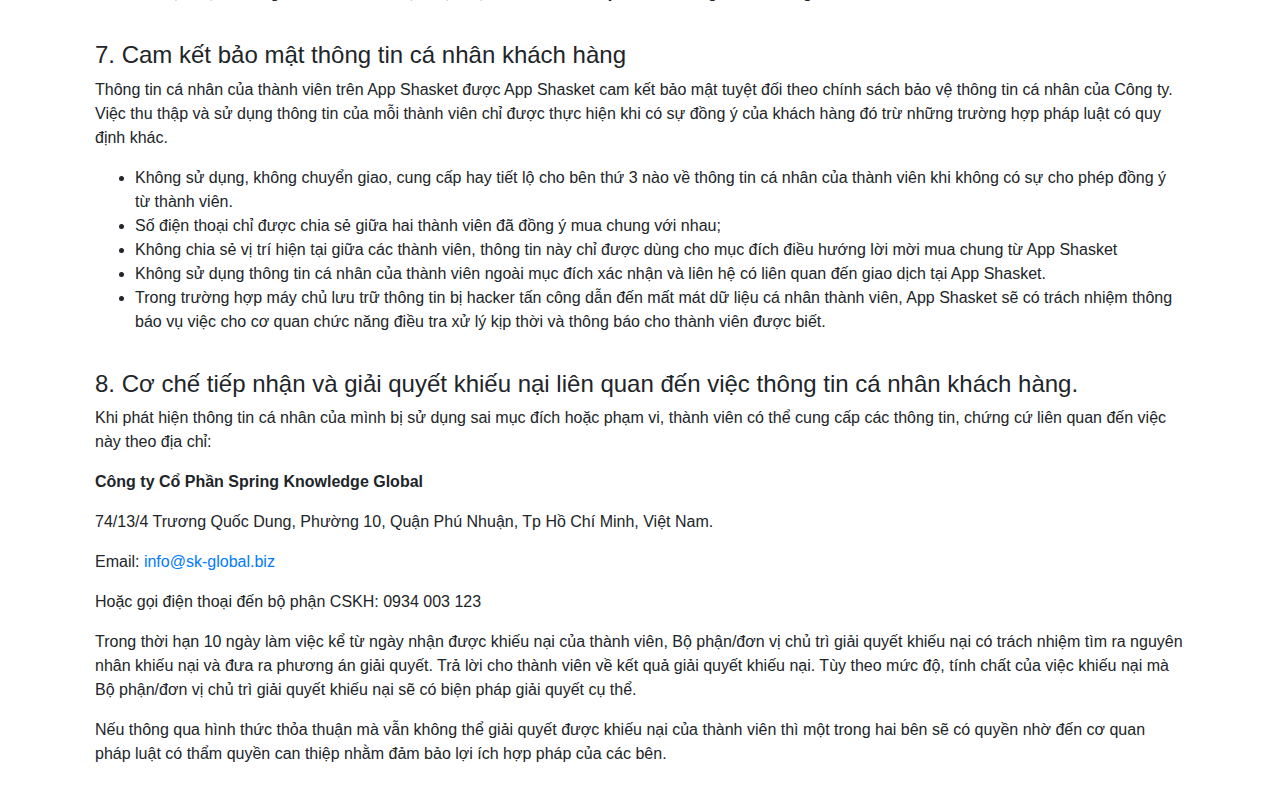
<file: pages/policy.html>
<!DOCTYPE html>
<html lang="en">
<head>
    <meta charset="UTF-8">
    <meta name="viewport" content="width=device-width, initial-scale=1.0">
    <meta http-equiv="X-UA-Compatible" content="ie=edge">
    <link rel="shortcut icon" type="image/ico" href="../icon/shortcut.ico" sizes="16x16"/>
    <link rel="icon" type="image/ico" href="../icon/favico.ico" sizes="16x16"/>
    <link rel="stylesheet" href="https://use.fontawesome.com/releases/v5.7.2/css/all.css" integrity="sha384-fnmOCqbTlWIlj8LyTjo7mOUStjsKC4pOpQbqyi7RrhN7udi9RwhKkMHpvLbHG9Sr" crossorigin="anonymous">
    <link href="https://fonts.googleapis.com/css?family=Open+Sans:400,600,700" rel="stylesheet">
    <link rel="stylesheet" type="text/css" href="../styles/bootstrap.min.css">
    <link rel="stylesheet" type="text/css" href="../styles/main.css">

    <title>Shasket Privacy Policy</title>

    <style>
        .main-content {
            margin: 150px 10px 0 10px;
        }
        h1 {
            max-width: 650px;
            margin: 0 auto;
            text-align: center;
            margin-bottom: 20px;
        }
        .content-item-info { padding: 10px 0 }
    </style>
</head>
<body>
    <div class="header-top">
        <div class="header-top-web">
            <div class="row">
            <div class="col-sm-6">
                <div class="header-top-wrapper">
                <a href="/vn/">
                    <img class="header-main-logo" src="../images/logo.png" alt="Main Logo" />
                </a>
                <div class="dropdown">
                    <div class="header-top-switch">
                    <img src="../images/flag_vn.png" alt="">
                    <span>Vietnamese</span>
                    <i class="fa fa-angle-down"></i>
                    </div>
                    <div class="dropdown-content">
                    <a href="/en/">English</a>
                    </div>
                </div>
                </div>
            </div>
            <div class="col-sm-6">
                <div class="navigation-bar">
                <p class="nav-scroll"><a href="#content-intro">Giới thiệu</a></p>
                <p class="nav-scroll"><a href="#content-how-to-use">Cách dùng</a></p>
                <p class="nav-scroll"><a href="#content-contact">Liên hệ</a></p>
                <p class="nav-scroll"><a href="#content-download-info" style="color: #000">TẢI APP</a></p>
                </div>
            </div>
            </div>
        </div>
        <div class="header-top-mobile">
            <div class="header-res-menu">
                <div class="dropdown-res">
                <i id="header-menu" class="fas fa-bars"></i>
                <div class="dropdown-content-res">
                    <a href="#content-intro">Giới thiệu</a>
                    <a href="#content-how-to-use">Cách dùng</a>
                    <a href="#content-contact">Liên hệ</a>
                    <a href="#content-download-info">TẢI APP</a>
                </div>
                </div>
                
                <a href="/vn/">
                    <img class="header-main-logo" src="../images/logo.png" alt="Main Logo" />
                </a>
            </div>
            <div class="header-res-languge">
            <div class="dropdown">
                <div class="header-top-switch">
                <img src="../images/flag_vn.png" alt="">
                <span>Vietnamese</span>
                <i class="fa fa-angle-down"></i>
                </div>
                <div class="dropdown-content">
                <a href="/en/">English</a>
                </div>
            </div>
            </div>
        </div>
    
        
        </div>
    <div class="container">
        <div class="main-content">
            <h1>CHÍNH SÁCH BẢO MẬT THÔNG TIN CÁ NHÂN KHÁCH HÀNG</h1>
            <div class="content-item-info">
                <h4 class="title-info">1. Mục đích và phạm vi thu thập</h4>
                <p>Việc thu thập dữ liệu chủ yếu trên App Shasket bao gồm:</p>
                <div class="content-sub-info">
                    <ol>
                        <li>Số điện thoại, biệt danh, hình đại diện của khách hàng. Đây là các thông tin mà App Shasket cần thành viên cung cấp bắt buộc khi đăng ký sử dụng dịch vụ và là định danh của khách hàng trên hệ thống.</li>
                        <li>Vị trí hiện tại của khách hàng. Chúng tôi chỉ không lưu lịch sử vị trí của thành viên, chỉ lấy thông vị trí mới nhất nhằm điều hướng lời mời mua chung hiệu quả nhất.</li>
                    </ol>
                </div>
                <p>Các thành viên sẽ tự chịu trách nhiệm về bảo mật và lưu giữ mọi hoạt động sử dụng dịch vụ. Ngoài ra, thành viên có trách nhiệm thông báo kịp thời cho Ban quản lý App Shasket về những hành vi sử dụng trái phép, lạm dụng, vi phạm bảo mật, lưu giữ số điện thoại của bên thứ ba để có biện pháp giải quyết phù hợp.</p>
            </div>
            <div class="content-item-info">
                <h4 class="title-info">2. Phạm vi sử dụng thông tin</h4>
                <p>Công ty sử dụng thông tin thành viên cung cấp để:</p>
                <div class="content-sub-info">
                    <ul>
                        <li>Cung cấp các dịch vụ đến thành viên;</li>
                        <li>Gửi các thông báo về các hoạt động trao đổi thông tin giữa thành viên và App Shasket;</li>
                        <li>Ngăn ngừa các hoạt động phá hủy tài khoản người dùng của thành viên hoặc các hoạt động giả mạo thành viên;</li>
                        <li>Liên lạc và giải quyết với thành viên trong những trường hợp đặc biệt.</li>
                    </ul>
                </div>
                <p>Trong trường hợp có yêu cầu của pháp luật: Công ty có trách nhiệm hợp tác cung cấp thông tin cá nhân thành viên khi có yêu cầu từ cơ quan tư pháp bao gồm: Viện kiểm sát, tòa án, cơ quan công an điều tra liên quan đến hành vi vi phạm pháp luật nào đó của khách hàng. Ngoài ra, không ai có quyền xâm phạm vào thông tin cá nhân của thành viên.</p>
                <p>Trong những trường hợp còn lại, chúng tôi sẽ có thông báo cụ thể cho Quý Khách Hàng khi phải tiết lộ thông tin cho một bên thứ ba và thông tin này chỉ được cung cấp khi được sự phản hồi đồng ‎ý‎ từ phía Quý Khách Hàng. VD: các chương trình khuyến mãi có sự hợp tác, tài trợ với các đối tác của Công ty Hotdeal; cung cấp các thông tin giao nhận cần thiết cho các đơn vị vận chuyển.</p>
            </div>
            <div class="content-item-info">
                <h4 class="title-info">3. Thời gian lưu trữ thông tin</h4>
                <p>Dữ liệu cá nhân của khách hàng sẽ được lưu trữ cho đến khi có yêu cầu hủy bỏ Còn lại trong mọi trường hợp thông tin cá nhân khách hàng sẽ được bảo mật trên hệ thống của App Shasket.</p>
            </div>
            <div class="content-item-info">
                <h4 class="title-info">4. Những người hoặc tổ chức có thể được tiếp cận với thông tin đó.</h4>
                <p>Ban quản lý App Shasket và các bộ phận liên quan đến việc hỗ trợ và thực hiện hợp đồng với người tiêu dùng.</p>
                <p>Trong trường hợp có yêu cầu của pháp luật: Công ty có trách nhiệm hợp tác cung cấp thông tin cá nhân khách hàng khi có yêu cầu từ cơ quan tư pháp bao gồm: Viện kiểm sát, tòa án, cơ quan công an điều tra liên quan đến hành vi vi phạm pháp luật nào đó của khách hàng. Ngoài ra, không ai có quyền xâm phạm vào thông tin cá nhân của khách hàng.</p>
            </div>
            <div class="content-item-info">
                <h4 class="title-info">5. Địa chỉ của đơn vị thu thập và quản lý thông tin cá nhân</h4>
                <p class="font-weight-bold">Công ty Cổ Phần Spring Knowledge Global</p>
                <p>74/13/4 Trương Quốc Dung, Phường 10, Quận Phú Nhuận, Tp Hồ Chí Minh, Việt Nam. </p>
                <p>Email: <span class="text-primary">info@sk-global.biz</span></p>
                <p>Đối với các thắc mắc về hoạt động thu thập, xử lý thông tin liên quan đến cá nhân người tiêu dùng, khách hàng có thể liên hệ:</p>
                <ul>
                    <li>Trung Tâm Chăm Sóc Khách Hàng: 0934 003 123</li>
                </ul>
            </div>
            <div class="content-item-info">
                <h4 class="title-info">6. Phương thức và công cụ để người tiêu dùng tiếp cận và chỉnh sửa dữ liệu cá nhân của mình.</h4>
                <p>Thành viên có quyền tự kiểm tra, cập nhật, điều chỉnh thông tin cá nhân của mình bằng cách đăng nhập vào tài khoản đã được cấp trên App Shasket. Sau đó, chọn mục “Thông tin cá nhân” để thực hiện việc chỉnh sửa theo yêu cầu của người tiêu dùng.</p>
            </div>
            <div class="content-item-info">
                <h4 class="title-info">7. Cam kết bảo mật thông tin cá nhân khách hàng</h4>
                <p>Thông tin cá nhân của thành viên trên App Shasket được App Shasket cam kết bảo mật tuyệt đối theo chính sách bảo vệ thông tin cá nhân của Công ty. Việc thu thập và sử dụng thông tin của mỗi thành viên chỉ được thực hiện khi có sự đồng ý của khách hàng đó trừ những trường hợp pháp luật có quy định khác.</p>
                <ul>
                    <li>Không sử dụng, không chuyển giao, cung cấp hay tiết lộ cho bên thứ 3 nào về thông tin cá nhân của thành viên khi không có sự cho phép đồng ý từ thành viên.</li>
                    <li>Số điện thoại chỉ được chia sẻ giữa hai thành viên đã đồng ý mua chung với nhau;</li>
                    <li>Không chia sẻ vị trí hiện tại giữa các thành viên, thông tin này chỉ được dùng cho mục đích điều hướng lời mời mua chung từ App Shasket</li>
                    <li>Không sử dụng thông tin cá nhân của thành viên ngoài mục đích xác nhận và liên hệ có liên quan đến giao dịch tại App Shasket.</li>
                    <li>Trong trường hợp máy chủ lưu trữ thông tin bị hacker tấn công dẫn đến mất mát dữ liệu cá nhân thành viên, App Shasket sẽ có trách nhiệm thông báo vụ việc cho cơ quan chức năng điều tra xử lý kịp thời và thông báo cho thành viên được biết.</li>
                </ul>
            </div>
            <div class="content-item-info">
                <h4 class="title-info">8. Cơ chế tiếp nhận và giải quyết khiếu nại liên quan đến việc thông tin cá nhân khách hàng.</h4>
                <p>Khi phát hiện thông tin cá nhân của mình bị sử dụng sai mục đích hoặc phạm vi, thành viên có thể cung cấp các thông tin, chứng cứ liên quan đến việc này theo địa chỉ:</p>
                <p class="font-weight-bold">Công ty Cổ Phần Spring Knowledge Global</p>
                <p>74/13/4 Trương Quốc Dung, Phường 10, Quận Phú Nhuận, Tp Hồ Chí Minh, Việt Nam.</p>
                <p>Email: <span class="text-primary">info@sk-global.biz</span></p>
                <p>Hoặc gọi điện thoại đến bộ phận CSKH: 0934 003 123</p>
                <p>Trong thời hạn 10 ngày làm việc kể từ ngày nhận được khiếu nại của thành viên, Bộ phận/đơn vị chủ trì giải quyết khiếu nại có trách nhiệm tìm ra nguyên nhân khiếu nại và đưa ra phương án giải quyết. Trả lời cho thành viên về kết quả giải quyết khiếu nại. Tùy theo mức độ, tính chất của việc khiếu nại mà Bộ phận/đơn vị chủ trì giải quyết khiếu nại sẽ có biện pháp giải quyết cụ thể.</p>
                <p>Nếu thông qua hình thức thỏa thuận mà vẫn không thể giải quyết được khiếu nại của thành viên thì một trong hai bên sẽ có quyền nhờ đến cơ quan pháp luật có thẩm quyền can thiệp nhằm đảm bảo lợi ích hợp pháp của các bên.</p>
            </div>
        </div>
    </div>
</body>
</html>
</file>
<file: styles/main.css>
body, html {
  margin: 0;
  padding: 0;
  box-sizing: border-box;
  /* overflow: scroll; */
  overflow-x: hidden;
  scroll-behavior: smooth;
}
.cursor-poiter {
  cursor: pointer;
}
header {
  height: 90vh;
  width: 100%;
  -webkit-clip-path: polygon(0 0, 100% 0, 100% 75vh, 0 100%);
  clip-path: polygon(0 0, 100% 0, 100% 75vh, 0 100%);
  background-size: cover;
  background-position: top;
  background: linear-gradient(90deg, #FF4141 0%, #FE976B 100%);
}
.header-top {
  padding: 20px 0 0 0;
  position: fixed;
  top: 0;
  left: 0;
  z-index: 10;
  width: 100%;
  background: linear-gradient(90deg, #FF4141 0%, #FE976B 100%);
}
.header-top-wrapper {
  display: flex;
  align-items: center;
}
.header-main-logo {
  max-width: 136px;
  height: auto;
}

.dropdown {
  margin-left: 50px;
}
.header-top-switch {
  display: flex;
  align-items: center;
  width: 150px;
  color: #fff;
  font-family: 'Open Sans';
  justify-content: space-evenly;
  cursor: pointer;
}


.dropdown-content {
  display: none;
  position: absolute;
  background-color: #f9f9f9;
  min-width: 140px;
  margin-left: 7px;
  box-shadow: 0px 8px 16px 0px rgba(0,0,0,0.2);
  z-index: 1;
  border-radius: 7px;
}

.dropdown-content a {
  color: black;
  padding: 12px 16px;
  text-decoration: none;
  display: block;
  text-align: left;
}

.dropdown-content a:hover {
  background-color: #f1f1f1;
  border-radius: 7px;

}

.dropdown:hover .dropdown-content {
  display: block;
}


.navigation-bar {
  display: flex;
  align-items: center;
  justify-content: space-around;

  font-family: 'Open Sans';
  font-style: normal;
  font-weight: 600;
}
.nav-scroll a {
  color: #fff;
}

.navigation-bar p {
  width: 140px;
  height: 48px;
  line-height: 48px;
  text-align: center;
}
.navigation-bar p:last-child {
  background: #FFF95F;
  border-radius: 24px;
  /* font-size: 13px; */
}

.header-middle {
  position: absolute;
  left: calc(50% - 506px/2 - 514px);
  top: 100px;
}

.header-main-content {
  position: absolute;
  top: 150px;
  width: 100%;
}

.link-store-item {
  width: 190px;
  height: 56px;
}
.header-main-info {
  padding: 50px 0 0 0;
}
.header-main-title {
  font-family: Poppins;
  font-style: normal;
  font-weight: bold;
  line-height: normal;
  font-size: 72px;
  color: #fff;
}
.header-sub-title {
  font-family: 'Open Sans';
  font-style: normal;
  font-weight: normal;
  line-height: 39px;
  font-size: 24px;
  font-weight: 400;
  color: #fff;
}
.link-store {
  padding: 40px 0 0 0;
}
.link-store a:first-child {
  padding-right: 20px;
}


.header-main-phone img {
  display: block;
  margin: 0 auto;
  max-width: 320px;
  max-height: 640px;
}

/* Main content intro */
main {
  margin: 200px 0 0 0;
}
.main-content-intro {
  height: 2000px;
}
.main-content-intro .content-intro-top:first-child {
  margin-bottom: 240px;
}

.content-intro-top {
  text-align: center;
  margin: 0 auto;
}
.content-intro-top h5 {
  font-family: 'Open Sans';
  font-weight: bold;
  line-height: normal;
  font-size: 48px;
  width: 640px;
  margin: 0 auto;
}
.content-intro-top p {
  font-family: 'Open Sans';
  font-weight: 400;
  font-style: normal;
  font-weight: normal;
  line-height: 38px;
  font-size: 18px;
  text-align: center;
  color: #666666;
  padding: 40px 0;
  width: 760px;
  margin: 0 auto;
}
.content-intro-img {
  margin: 0 auto;
  max-width: 700px;
  max-height: 632px;
}

.main-content-how-to-use {
  position: relative;
  height: 1438px;
}
.htu-cover {
  height: 465px;
  background: #FDFBFA;
  /* -webkit-clip-path: polygon(0 0, 100% 0, 100% 75vh, 0 100%);
  clip-path: polygon(0 50px, 100% 0, 100% 75vh, 0 100%); */
  transform: skewY(-5deg);
}
.htu-title {
  font-family: 'Open Sans';
  font-style: normal;
  font-weight: bold;
  line-height: normal;
  font-size: 48px;
  text-align: center;
  transform: skewY(5deg);
  padding: 100px 0 0 0;
}

.content-how-to-use {
  position: absolute;
  top: 280px;
  width: 100%;
}

.htu-steps-reviews-wrapper {
  display: flex;
  align-items: center;
  justify-content: space-between;
}

.htu-step-item {
  width: 320px;
  height: 360px;
  background: #FFFFFF;
  box-shadow: 0px 8px 40px rgba(0, 0, 0, 0.06);
  border-radius: 12px;
  padding: 20px 30px;
  margin-bottom: 100px; 
}
.step-icon {
  position: relative;
  /* width: 80px;
  height: auto;
  background: #FBF7F7;
  border-radius: 80px; */
}
.step-icon img {
  position: absolute;
  top: 35px;
  left: 40px;
  transform: translate(-50%, -50%);
}
.step-title {
  font-family: Open Sans;
  font-style: normal;
  font-weight: bold;
  line-height: 30px;
  font-size: 20px;
  color: #666666;
  padding: 100px 0 24px 0;
}
.step-content {
  font-family: Open Sans;
  font-style: normal;
  font-weight: normal;
  line-height: 28px;
  font-size: 16px;
  color: #666666;
}
.step-num {
  font-family: Open Sans;
  font-style: normal;
  font-weight: 800;
  line-height: normal;
  font-size: 48px;
  text-align: right;
  color: #C8C7CC;
}

.htu-review-item img {
  max-width: 240px;
  max-height: 428px;
  width: 100%;
  height: auto;
  box-shadow: 8px 40px 80px rgba(0, 0, 0, 0.08);

}
.htu-steps-reviews .htu-review-item img {
  transform: rotate(30deg);  
}
.htu-steps-reviews-wrapper .htu-steps-reviews:nth-child(2) {
  transform: translateY(-30px);
}
.htu-steps-reviews-wrapper .htu-steps-reviews:nth-child(3) {
  transform: translateY(-60px);
}


.main-content-download {
  position: relative;
  height: 480px;
  background: linear-gradient(90deg, #FF4141 0%, #FE976B 100%);
  transform: skewY(-5deg);
}
.content-download-logo {
  position: absolute;
  top: 240px;
  /* left: 300px; */
  left: calc(50% - 900px/2 - 70px);
  transform: translate(50%, -50%);
}
.content-download-info {
  padding: 90px 0;
  transform: skewY(5deg);
}
.download-title {
  font-family: 'Open Sans';
  font-style: normal;
  font-weight: 600;
  line-height: normal;
  font-size: 56px;
  color: #fff;
  padding: 60px 0 40px 0;
}
.download-app a:first-child {
  padding-right: 20px;
}
.download-app img {
  width: 218px;
  height: 64px;
}
.download-qrcode {
  margin: 0 0 0 120px;
}
.download-qrcode img {
  display: block;
  margin: 0 auto;
}

.main-content-about {
  margin: 100px 0 0 0;
}
.content-about-logo img {
  display: block;
  margin: 0 auto;
  max-width: 338px;
  max-height: 99px;
}
.content-about-info {
  font-family: 'Open Sans';
  margin: 50px 0;
}
.skg-brand {
  float: right;
  margin: 20px 30px;
  font-size: 16px;
}
.skg-brand img {
  width: 222px;
  height: auto;
}
.skg-info {
  clear: both;
  padding-left: 50px;
  font-size: 14px;
}
.skg-info span {
  font-weight: 600;
}

footer {
  font-family: 'Open Sans';
  font-size: 16px;
  background: #f9f9f9;
  color: #666666;
}
footer a {
  color: #666666;
}
footer p {
  margin-top: 15px;
}
footer .col-sm-6:first-child {
  transform: translateX(100%)
}
footer .col-sm-6:last-child {
  transform: translateX(-100%)
}


/*  Helpper class */
.border-right {
  border-right: solid 1px #EFEFF4;
}
/*  End Helpper class */

/* responsive web-site */

@media only screen and (min-width: 875px) {
  .header-top-web {
    max-width: 1136px;
    margin: 0 auto;
  }
  .header-top-mobile {
    display: none;
  }
}
@media only screen and (max-width: 875px) {
  .header-top-web,
  .header-middle,
  .content-download-logo {
    display: none;
  }

  .header-top {
    padding: 20px 15px;
  }
  .header-main-logo {
    max-width: 110px;
  }
  

  .header-top-mobile {
    display: flex;
    align-items: center;
    justify-content: space-between
  }
  .header-res-menu {
    display: flex;
    align-items: center;
  }
  .header-res-languge {
    padding: 5px 0
  }
  .dropdown {
    margin-left: 0;
  }
  #header-menu {
    color: #fff;
    font-size: 24px;
    padding-right: 10px;
    cursor: pointer;
  }

  .dropdown-content-res {
    display: none;
    position: absolute;
    background-color: #f9f9f9;
    min-width: 240px;
    border-radius: 8px;
    box-shadow: 0px 8px 16px 0px rgba(0,0,0,0.2);
    z-index: 1;
  }
  
  .dropdown-content-res a {
    color: black;
    padding: 12px 16px;
    text-decoration: none;
    display: block;
    text-align: left;
  }
  .dropdown-content-res a:last-child {
    font-weight: 600;
    color: #FF4141;
  }
  
  .dropdown-content-res a:hover {
    background-color: #f1f1f1;
    border-radius: 8px;
  }
  
  .dropdown-res:hover .dropdown-content-res {
    display: block;
  }


  .header-main-info {
    padding: 10px 0 0 0;
  }
  .header-main-title {
    font-size: 40px;
  }
  .header-sub-title {
    font-size: 18px;
  }
  .link-store {
    display: flex;
    width: 100%;
    padding: 10px 0 0 0;
  }
  .link-store img {
    max-width: 164px;
    height: auto;
  }

  .header-main-phone {
    margin: 100px 0 0 0;
  }


  main {
    margin: 450px 0 0 0;
  }
  .main-content-intro {
    height: 1300px;
  }
  .content-intro-top h5 {
    font-size: 28px;
    width: 100%;
  }
  .content-intro-top p {
    font-size: 16px;
    width: 100%;
  }
  .main-content-intro .content-intro-top:first-child { 
    margin-bottom: 120px;
  }

  .main-content-how-to-use {
    height: 2700px;
  }
  .content-how-to-use {
    top: 50px;
  }
  .htu-title {
    font-size: 32px;
    padding: 0 10px;
  }

  .htu-steps-reviews-wrapper {
    display: block;
    margin: 0 auto;
  }
  .htu-steps-reviews {
    margin: 80px 0;
  }
  .htu-step-item {
    margin: 0 auto;
    margin-bottom: 50px;
  }
  .htu-review-item img {
    display: block;
    margin: 0 auto;
    max-width: 202px;
    height: auto;
  }


  .content-download-info {
    padding: 0;
  }
  .download-title {
    text-align: center;
    font-size: 36px;
    padding: 40px 0;
  }
  .download-app {
    display: flex;
    align-items: center;
    justify-content: space-between;
  }
  .download-app img {
    max-width: 170px;
    height: auto;
  }
  .download-qrcode {
    margin: 30px 0 0 0;
  }
  .download-qrcode img {
    max-width: 240px;
    max-height: 240px;
  }

  .content-about-logo img {
    max-width: 280px;
    height: auto;
  }
  .skg-brand {
    float: none;
    margin: 10px 0;
  }
  .skg-info {
    padding: 40px 0;
  }

  footer .col-sm-6:first-child, 
  footer .col-sm-6:last-child {
    transform: none;
  }
}
</file>
